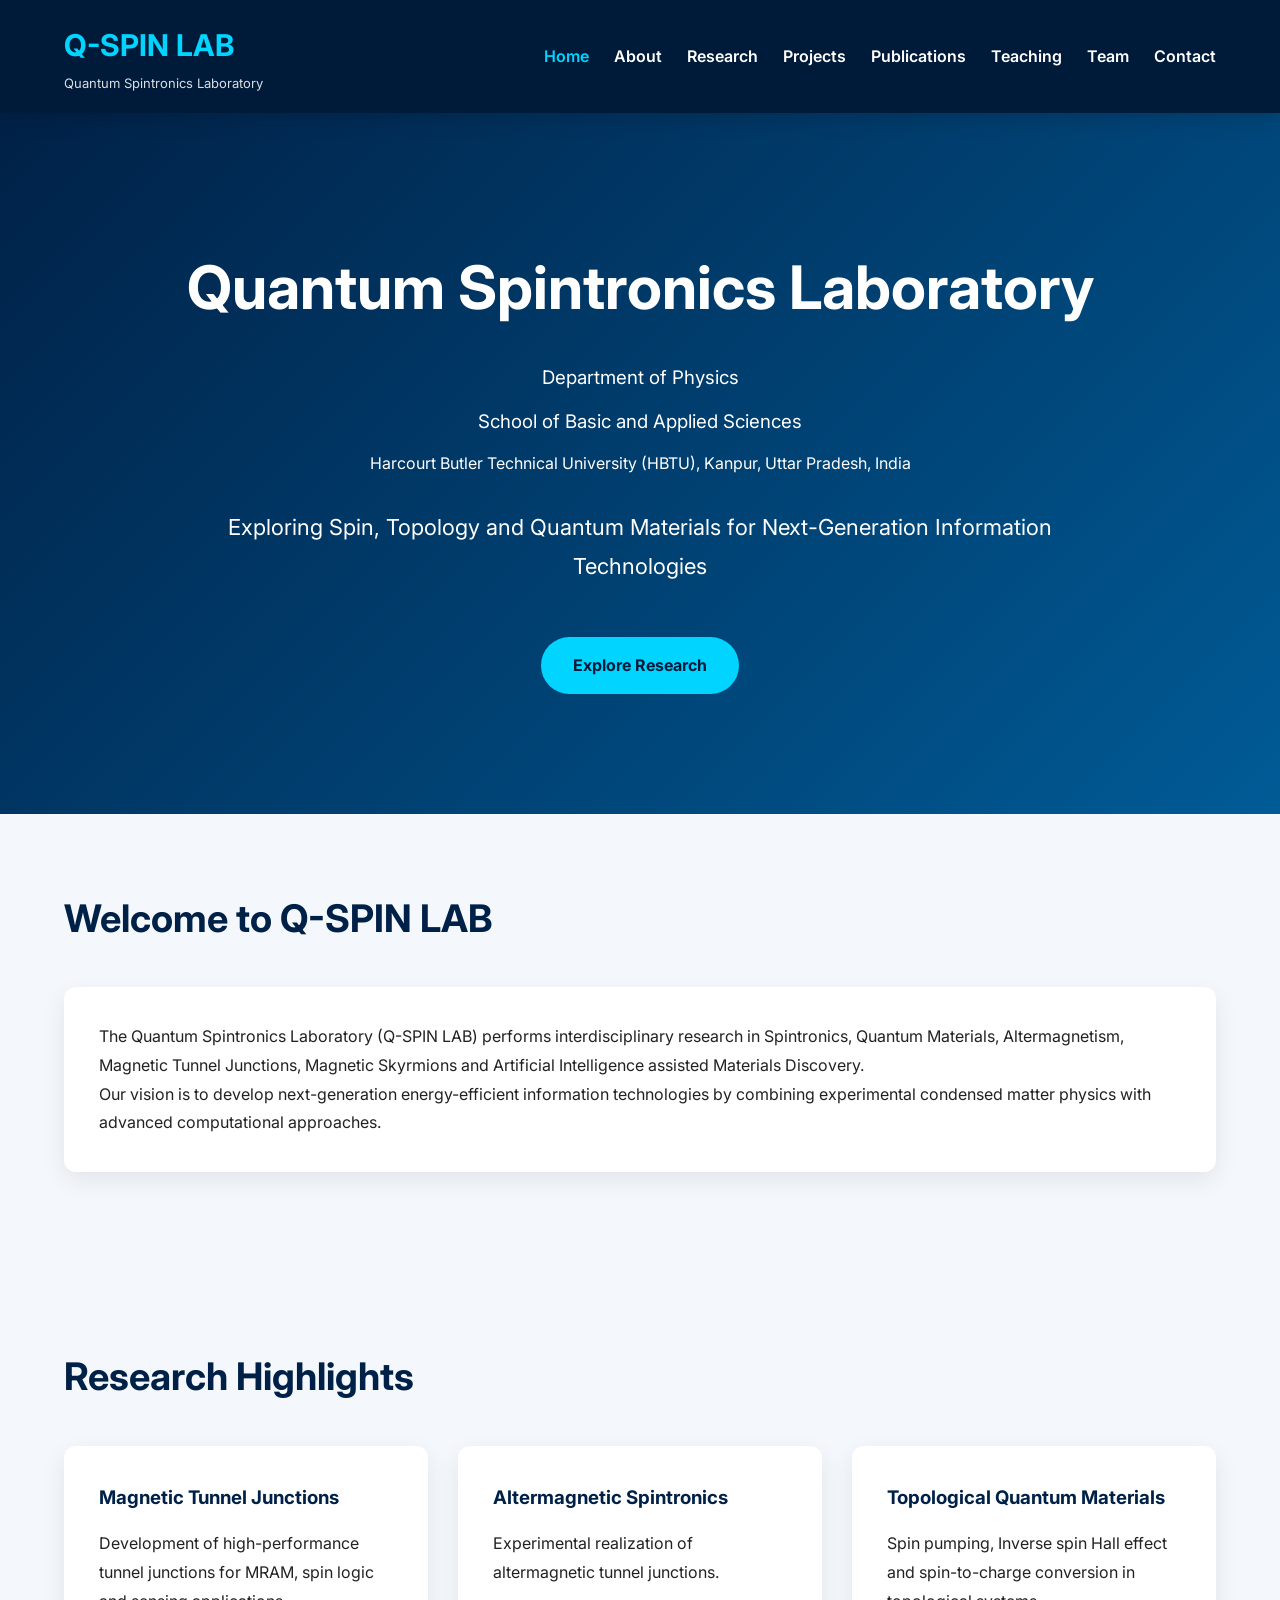
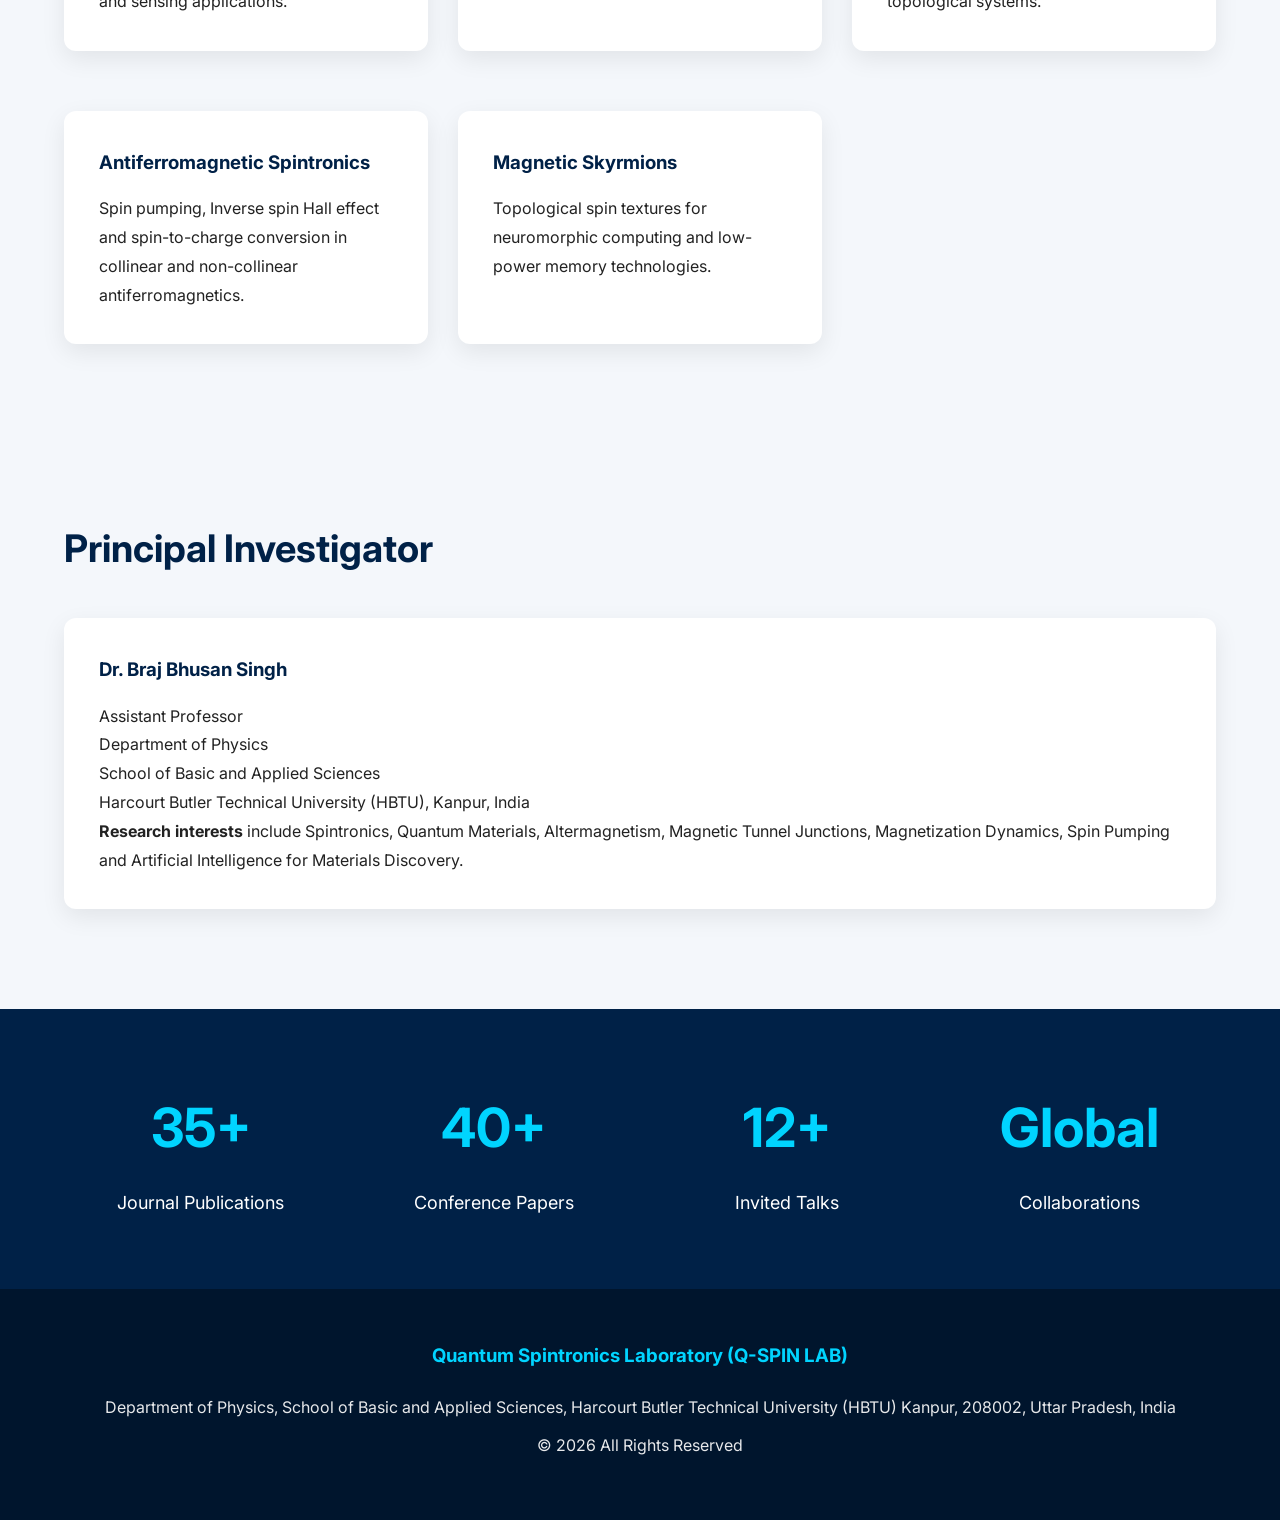
<file: index.html>
<!DOCTYPE html>
<html lang="en">

<head>

<meta charset="UTF-8">

<meta name="viewport" content="width=device-width, initial-scale=1.0">

<title>Quantum Spintronics Laboratory (Q-SPIN LAB)</title>

<link rel="stylesheet" href="assets/css/style.css">

<link rel="preconnect" href="https://fonts.googleapis.com">

<link rel="preconnect" href="https://fonts.gstatic.com" crossorigin>

<link href="https://fonts.googleapis.com/css2?family=Inter:wght@300;400;500;600;700&display=swap" rel="stylesheet">

</head>

<body>

<header>

<div class="container nav-container">

<div class="logo">

<h2>Q-SPIN LAB</h2>

<span>Quantum Spintronics Laboratory</span>

</div>

<nav>

<ul>

<li><a href="index.html" class="active">Home</a></li>

<li><a href="about.html">About</a></li>

<li><a href="research.html">Research</a></li>

<li><a href="projects.html">Projects</a></li>

<li><a href="publications.html">Publications</a></li>

<li><a href="teaching.html">Teaching</a></li>

<li><a href="team.html">Team</a></li>

<li><a href="contact.html">Contact</a></li>

</ul>

</nav>

</div>

</header>

<section class="hero">

<div class="container">

<h1>

Quantum Spintronics Laboratory

</h1>

<h3>

Department of Physics 

</h3>

<h3>
  
School of Basic and Applied Sciences
  
</h3> 
    
</h3>

Harcourt Butler Technical University (HBTU), Kanpur, Uttar Pradesh, India

</h3>

<p>

Exploring Spin, Topology and Quantum Materials for Next-Generation Information Technologies

</p>

<a href="research.html" class="button">

Explore Research

</a>

</div>

</section>

<section class="container">

<h2 class="section-title">

Welcome to Q-SPIN LAB

</h2>

<div class="card">

<p>

The Quantum Spintronics Laboratory (Q-SPIN LAB) performs interdisciplinary research in Spintronics, Quantum Materials, Altermagnetism, Magnetic Tunnel Junctions, Magnetic Skyrmions and Artificial Intelligence assisted Materials Discovery.

</p>

<p>

Our vision is to develop next-generation energy-efficient information technologies by combining experimental condensed matter physics with advanced computational approaches.

</p>

</div>

</section>

<section class="container">

<h2 class="section-title">

Research Highlights

</h2>

<div class="grid">

<div class="card">

<h3>

Magnetic Tunnel Junctions

</h3>

<p>

Development of high-performance tunnel junctions for MRAM, spin logic and sensing applications.

</p>

</div>

<div class="card">

<h3>

Altermagnetic Spintronics

</h3>

<p>

Experimental realization of altermagnetic tunnel junctions.

</p>

</div>

<div class="card">

<h3>

Topological Quantum Materials

</h3>

<p>

Spin pumping, Inverse spin Hall effect and spin-to-charge conversion in topological systems.

</p>

</div>

<div class="card">

<h3>
  
Antiferromagnetic Spintronics

</h3>

<p>

Spin pumping, Inverse spin Hall effect and spin-to-charge conversion in collinear and non-collinear antiferromagnetics.

</p>
  
</div>

<div class="card">

<h3>
  
Magnetic Skyrmions

</h3>

<p>

Topological spin textures for neuromorphic computing and low-power memory technologies.

</p>

</div>

</div>

</section>

<section class="container">

<h2 class="section-title">

Principal Investigator

</h2>

<div class="card">

<h3>

Dr. Braj Bhusan Singh

</h3>

<p>

Assistant Professor

</p>

<p>

Department of Physics

</p>

<p>

School of Basic and Applied Sciences

</p>

<p>

Harcourt Butler Technical University (HBTU), Kanpur, India

</p>

<p>

<b>Research interests</b> include Spintronics, Quantum Materials, Altermagnetism, Magnetic Tunnel Junctions, Magnetization Dynamics, Spin Pumping and Artificial Intelligence for Materials Discovery.

</p>

</div>

</section>

<section class="stats">

<div class="container stats-grid">

<div>

<h2>35+</h2>

<p>Journal Publications</p>

</div>

<div>

<h2>40+</h2>

<p>Conference Papers</p>

</div>

<div>

<h2>12+</h2>

<p>Invited Talks</p>

</div>

<div>

<h2>Global</h2>

<p>Collaborations</p>

</div>

</div>

</section>

<footer>

<div class="container">

<h3>

Quantum Spintronics Laboratory (Q-SPIN LAB)

</h3>

<p>

Department of Physics, School of Basic and Applied Sciences,

Harcourt Butler Technical University (HBTU)

Kanpur, 208002, Uttar Pradesh, India

</p>

<p>

© 2026 All Rights Reserved

</p>

</div>

</footer>

<script src="assets/js/main.js"></script>

</body>

</html>
</file>
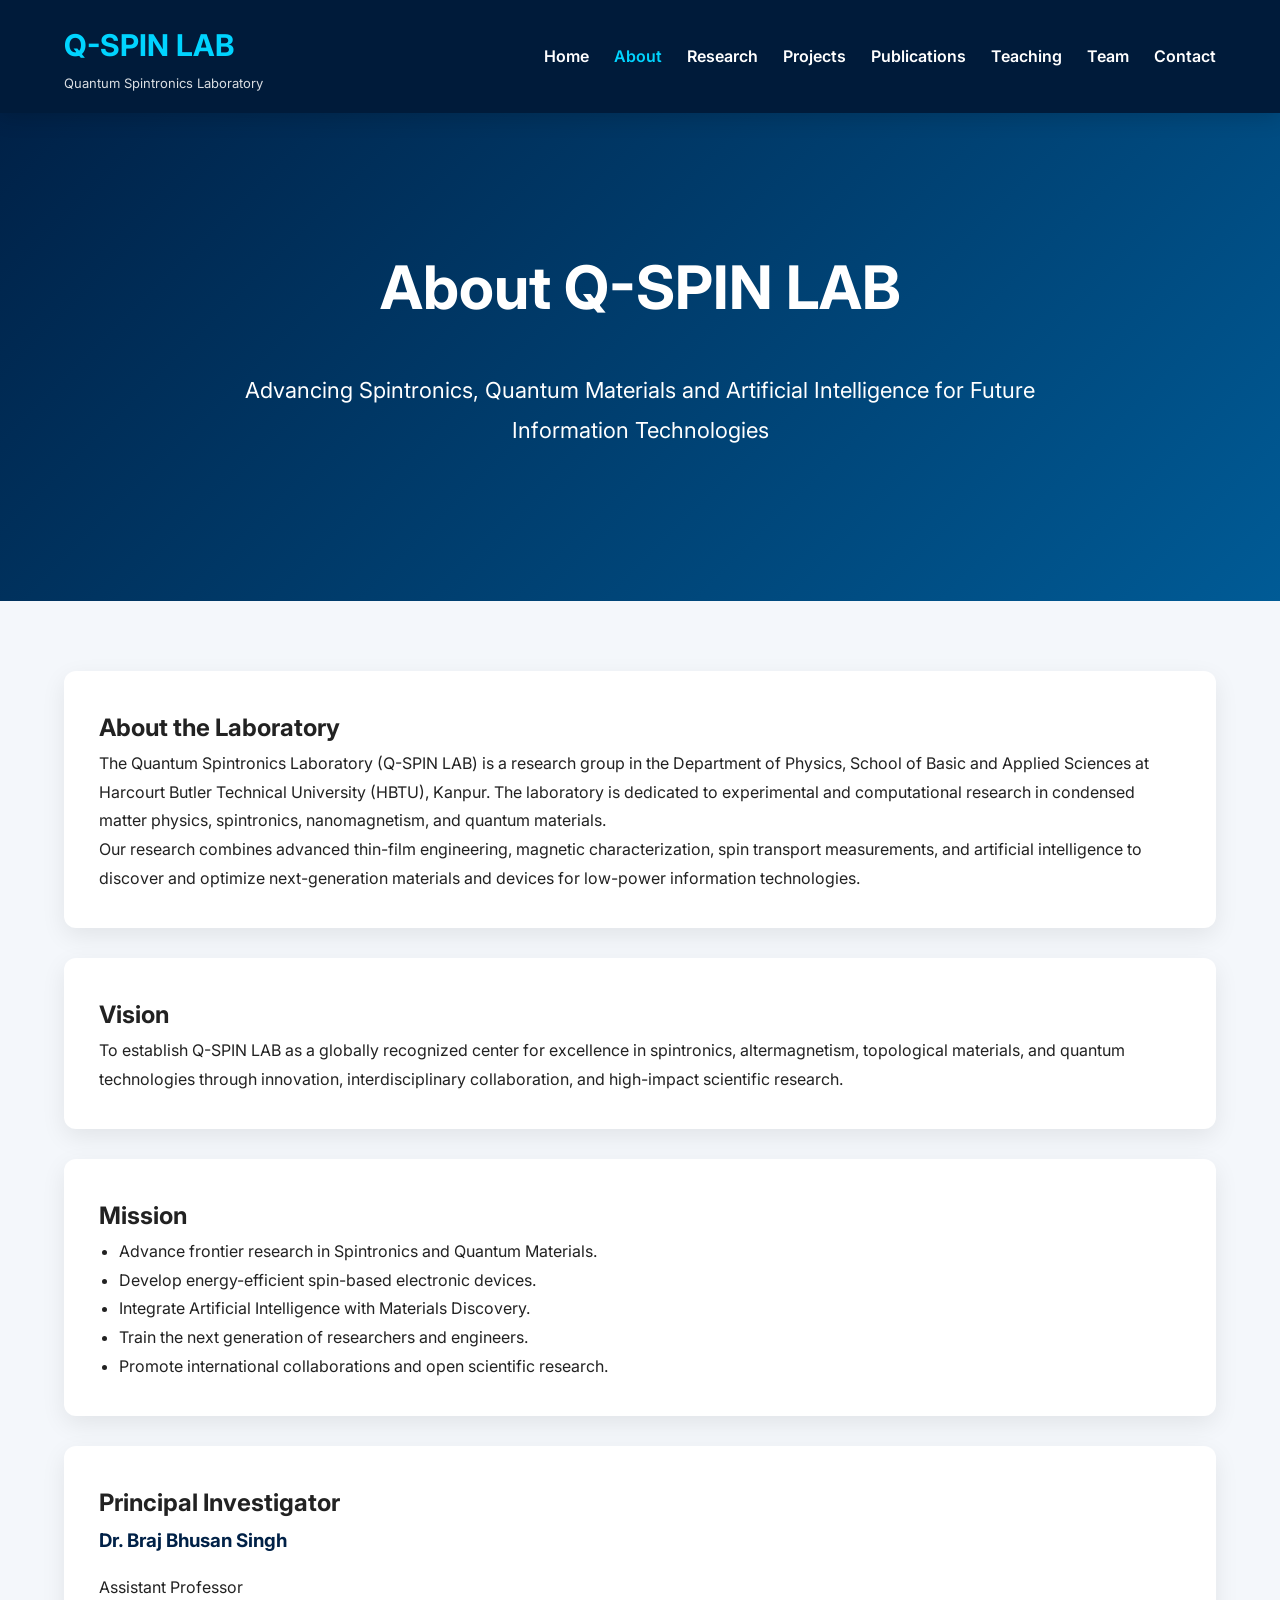
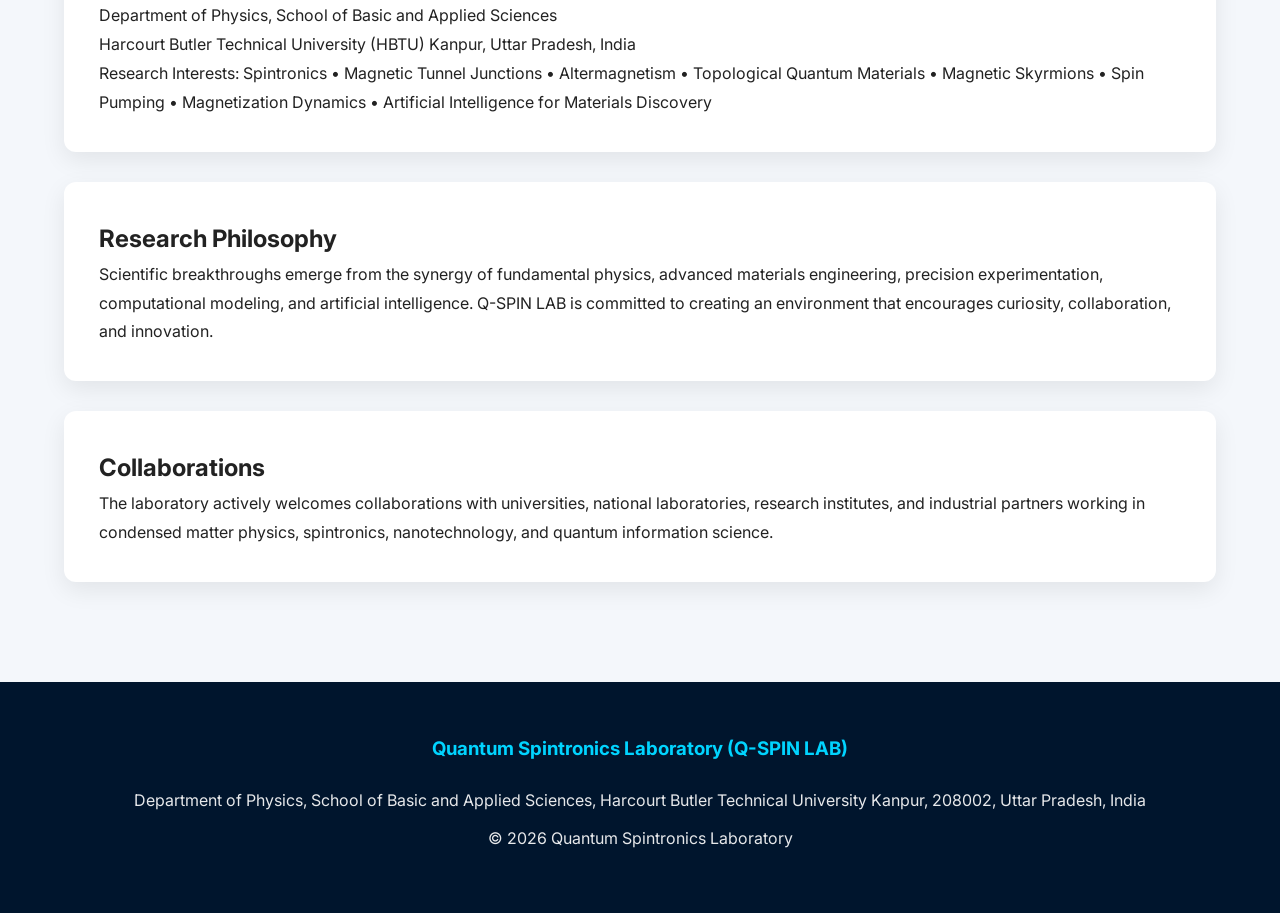
<file: about.html>
<!DOCTYPE html>
<html lang="en">

<head>

<meta charset="UTF-8">

<meta name="viewport" content="width=device-width, initial-scale=1.0">

<title>About | Quantum Spintronics Laboratory</title>

<link rel="stylesheet" href="assets/css/style.css">

<link rel="preconnect" href="https://fonts.googleapis.com">

<link rel="preconnect" href="https://fonts.gstatic.com" crossorigin>

<link href="https://fonts.googleapis.com/css2?family=Inter:wght@300;400;500;600;700&display=swap" rel="stylesheet">

</head>

<body>

<header>

<div class="container nav-container">

<div class="logo">

<h2>Q-SPIN LAB</h2>

<span>Quantum Spintronics Laboratory</span>

</div>

<nav>

<ul>

<li><a href="index.html">Home</a></li>

<li><a href="about.html" class="active">About</a></li>

<li><a href="research.html">Research</a></li>

<li><a href="projects.html">Projects</a></li>

<li><a href="publications.html">Publications</a></li>

<li><a href="teaching.html">Teaching</a></li>

<li><a href="team.html">Team</a></li>

<li><a href="contact.html">Contact</a></li>

</ul>

</nav>

</div>

</header>

<section class="hero">

<div class="container">

<h1>About Q-SPIN LAB</h1>

<p>

Advancing Spintronics, Quantum Materials and Artificial Intelligence for Future Information Technologies

</p>

</div>

</section>

<section class="container">

<div class="card">

<h2>About the Laboratory</h2>

<p>

The Quantum Spintronics Laboratory (Q-SPIN LAB) is a research group in the Department of Physics, School of Basic and Applied Sciences at Harcourt Butler Technical University (HBTU), Kanpur. The laboratory is dedicated to experimental and computational research in condensed matter physics, spintronics, nanomagnetism, and quantum materials.

</p>

<p>

Our research combines advanced thin-film engineering, magnetic characterization, spin transport measurements, and artificial intelligence to discover and optimize next-generation materials and devices for low-power information technologies.

</p>

</div>

<div class="card">

<h2>Vision</h2>

<p>

To establish Q-SPIN LAB as a globally recognized center for excellence in spintronics, altermagnetism, topological materials, and quantum technologies through innovation, interdisciplinary collaboration, and high-impact scientific research.

</p>

</div>

<div class="card">

<h2>Mission</h2>

<ul>

<li>Advance frontier research in Spintronics and Quantum Materials.</li>

<li>Develop energy-efficient spin-based electronic devices.</li>

<li>Integrate Artificial Intelligence with Materials Discovery.</li>

<li>Train the next generation of researchers and engineers.</li>

<li>Promote international collaborations and open scientific research.</li>

</ul>

</div>

<div class="card">

<h2>Principal Investigator</h2>

<h3>Dr. Braj Bhusan Singh</h3>

<p>

Assistant Professor

</p>

<p>

Department of Physics, School of Basic and Applied Sciences

</p>

<p>

Harcourt Butler Technical University (HBTU)

Kanpur, Uttar Pradesh, India

</p>

<p>

Research Interests:

Spintronics • Magnetic Tunnel Junctions • Altermagnetism • Topological Quantum Materials • Magnetic Skyrmions • Spin Pumping • Magnetization Dynamics • Artificial Intelligence for Materials Discovery

</p>

</div>

<div class="card">

<h2>Research Philosophy</h2>

<p>

Scientific breakthroughs emerge from the synergy of fundamental physics, advanced materials engineering, precision experimentation, computational modeling, and artificial intelligence. Q-SPIN LAB is committed to creating an environment that encourages curiosity, collaboration, and innovation.

</p>

</div>

<div class="card">

<h2>Collaborations</h2>

<p>

The laboratory actively welcomes collaborations with universities, national laboratories, research institutes, and industrial partners working in condensed matter physics, spintronics, nanotechnology, and quantum information science.

</p>

</div>

</section>

<footer>

<div class="container">

<h3>Quantum Spintronics Laboratory (Q-SPIN LAB)</h3>

<p>

Department of Physics, School of Basic and Applied Sciences,

Harcourt Butler Technical University

Kanpur, 208002, Uttar Pradesh, India

</p>

<p>

© 2026 Quantum Spintronics Laboratory

</p>

</div>

</footer>

<script src="assets/js/main.js"></script>

</body>

</html>
</file>
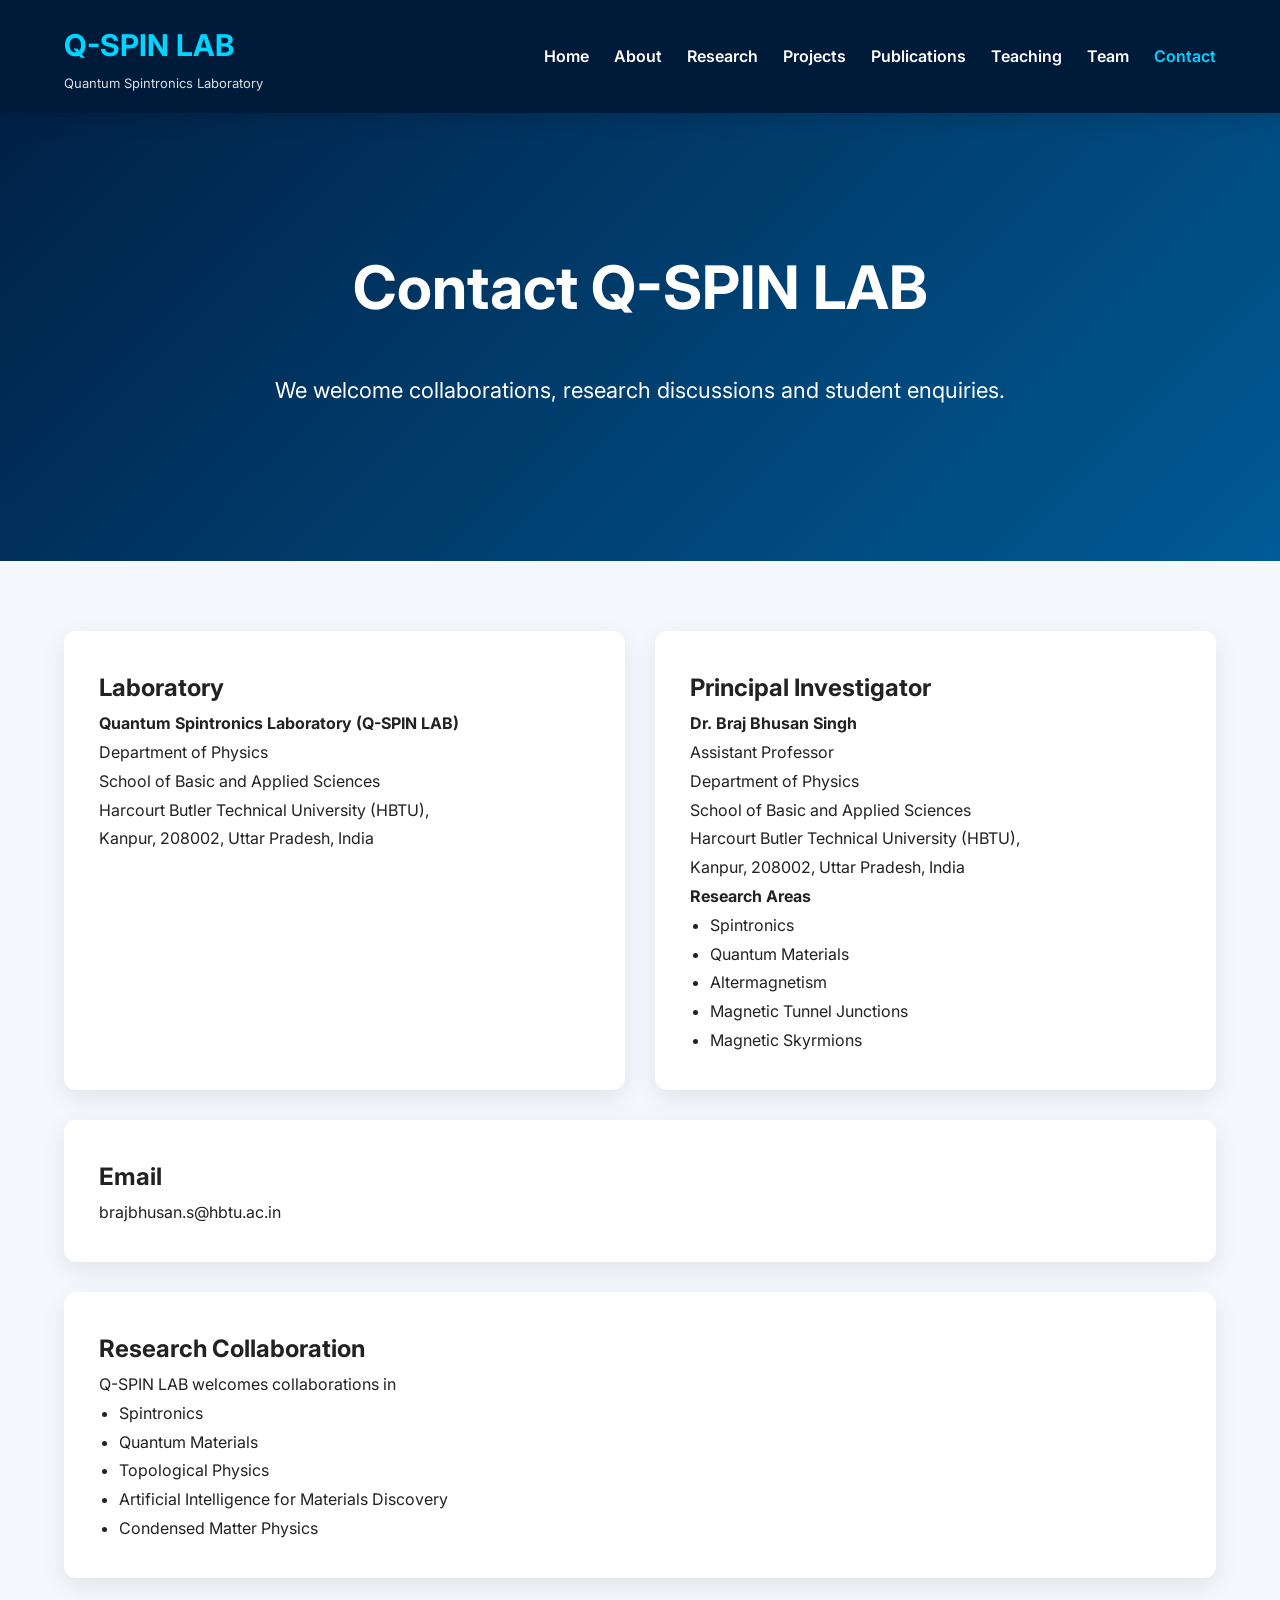
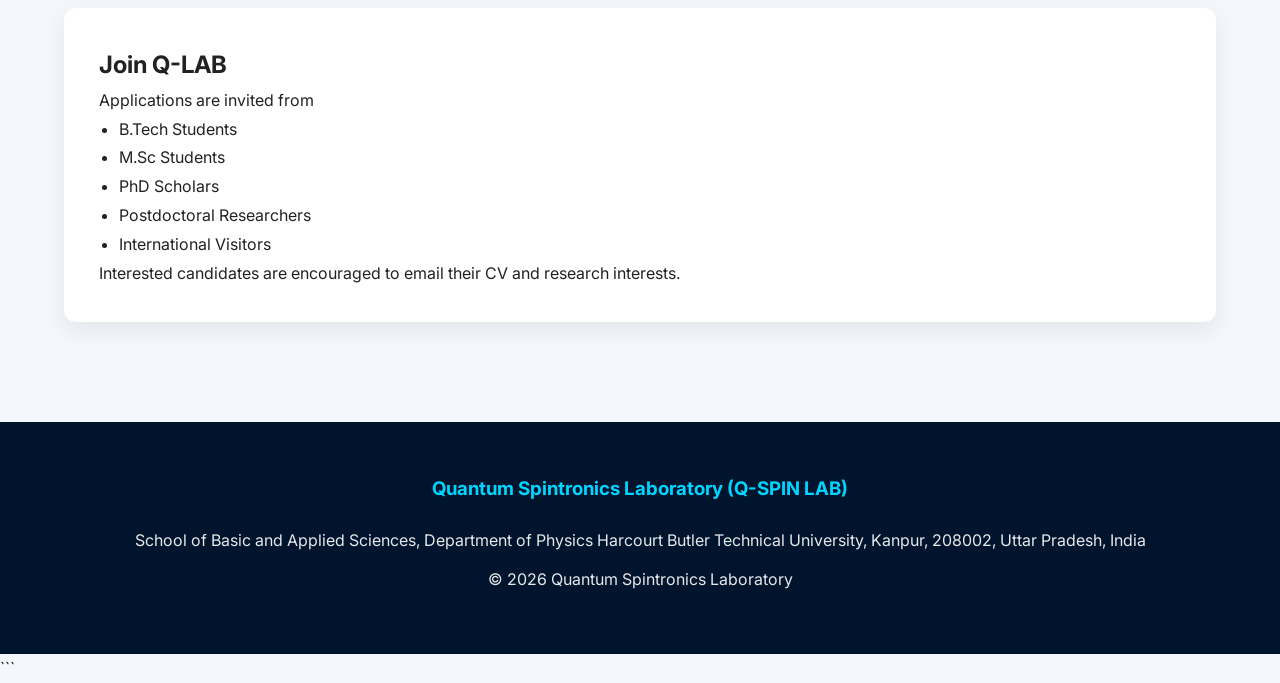
<file: contact.html>
<!DOCTYPE html>
<html lang="en">

<head>

<meta charset="UTF-8">
<meta name="viewport" content="width=device-width, initial-scale=1.0">

<title>Contact | Quantum Spintronics Laboratory</title>

<link rel="stylesheet" href="assets/css/style.css">

<link rel="preconnect" href="https://fonts.googleapis.com">
<link rel="preconnect" href="https://fonts.gstatic.com" crossorigin>

<link href="https://fonts.googleapis.com/css2?family=Inter:wght@300;400;600;700&display=swap" rel="stylesheet">

</head>

<body>

<header>

<div class="container nav-container">

<div class="logo">

<h2>Q-SPIN LAB</h2>
<span>Quantum Spintronics Laboratory</span>

</div>

<nav>

<ul>

<li><a href="index.html">Home</a></li>
<li><a href="about.html">About</a></li>
<li><a href="research.html">Research</a></li>
<li><a href="projects.html">Projects</a></li>
<li><a href="publications.html">Publications</a></li>
<li><a href="teaching.html">Teaching</a></li>
<li><a href="team.html">Team</a></li>
<li><a href="contact.html" class="active">Contact</a></li>

</ul>

</nav>

</div>

</header>

<section class="hero">

<div class="container">

<h1>Contact Q-SPIN LAB</h1>

<p>

We welcome collaborations, research discussions and student enquiries.

</p>

</div>

</section>

<section class="container">

<div class="grid">

<div class="card">

<h2>Laboratory</h2>

<p>

<b>Quantum Spintronics Laboratory (Q-SPIN LAB)</b>

</p>

<p>

Department of Physics
</p>

<p>
School of Basic and Applied Sciences
</p>

<p>
Harcourt Butler Technical University (HBTU),
</p>

<p>
Kanpur, 208002, Uttar Pradesh, India

</p>

</div>

<div class="card">

<h2>Principal Investigator</h2>

<p>

<b>Dr. Braj Bhusan Singh</b>

</p>

<p>

Assistant Professor
</p>

<p>

Department of Physics
</p>

<p>
School of Basic and Applied Sciences
</p>

<p>
Harcourt Butler Technical University (HBTU),
</p>

<p>
Kanpur, 208002, Uttar Pradesh, India

</p>

<p>

<b>Research Areas</b>

</p>

<ul>

<li>Spintronics</li>
<li>Quantum Materials</li>
<li>Altermagnetism</li>
<li>Magnetic Tunnel Junctions</li>
<li>Magnetic Skyrmions</li>

</ul>

</div>

</div>

<div class="card">

<h2>Email</h2>

<p>

brajbhusan.s@hbtu.ac.in

</p>

</div>

<div class="card">

<h2>Research Collaboration</h2>

<p>

Q-SPIN LAB welcomes collaborations in

</p>

<ul>

<li>Spintronics</li>
<li>Quantum Materials</li>
<li>Topological Physics</li>
<li>Artificial Intelligence for Materials Discovery</li>
<li>Condensed Matter Physics</li>

</ul>

</div>

<div class="card">

<h2>Join Q-LAB</h2>

<p>

Applications are invited from

</p>

<ul>

<li>B.Tech Students</li>
<li>M.Sc Students</li>
<li>PhD Scholars</li>
<li>Postdoctoral Researchers</li>
<li>International Visitors</li>

</ul>

<p>

Interested candidates are encouraged to email their CV and research interests.

</p>

</div>

</section>

<footer>

<div class="container">

<h3>

Quantum Spintronics Laboratory (Q-SPIN LAB)

</h3>

<p>

School of Basic and Applied Sciences, Department of Physics

Harcourt Butler Technical University,

Kanpur, 208002, Uttar Pradesh, India

</p>

<p>

© 2026 Quantum Spintronics Laboratory

</p>

</div>

</footer>

<script src="assets/js/main.js"></script>

</body>

</html>
```
</file>
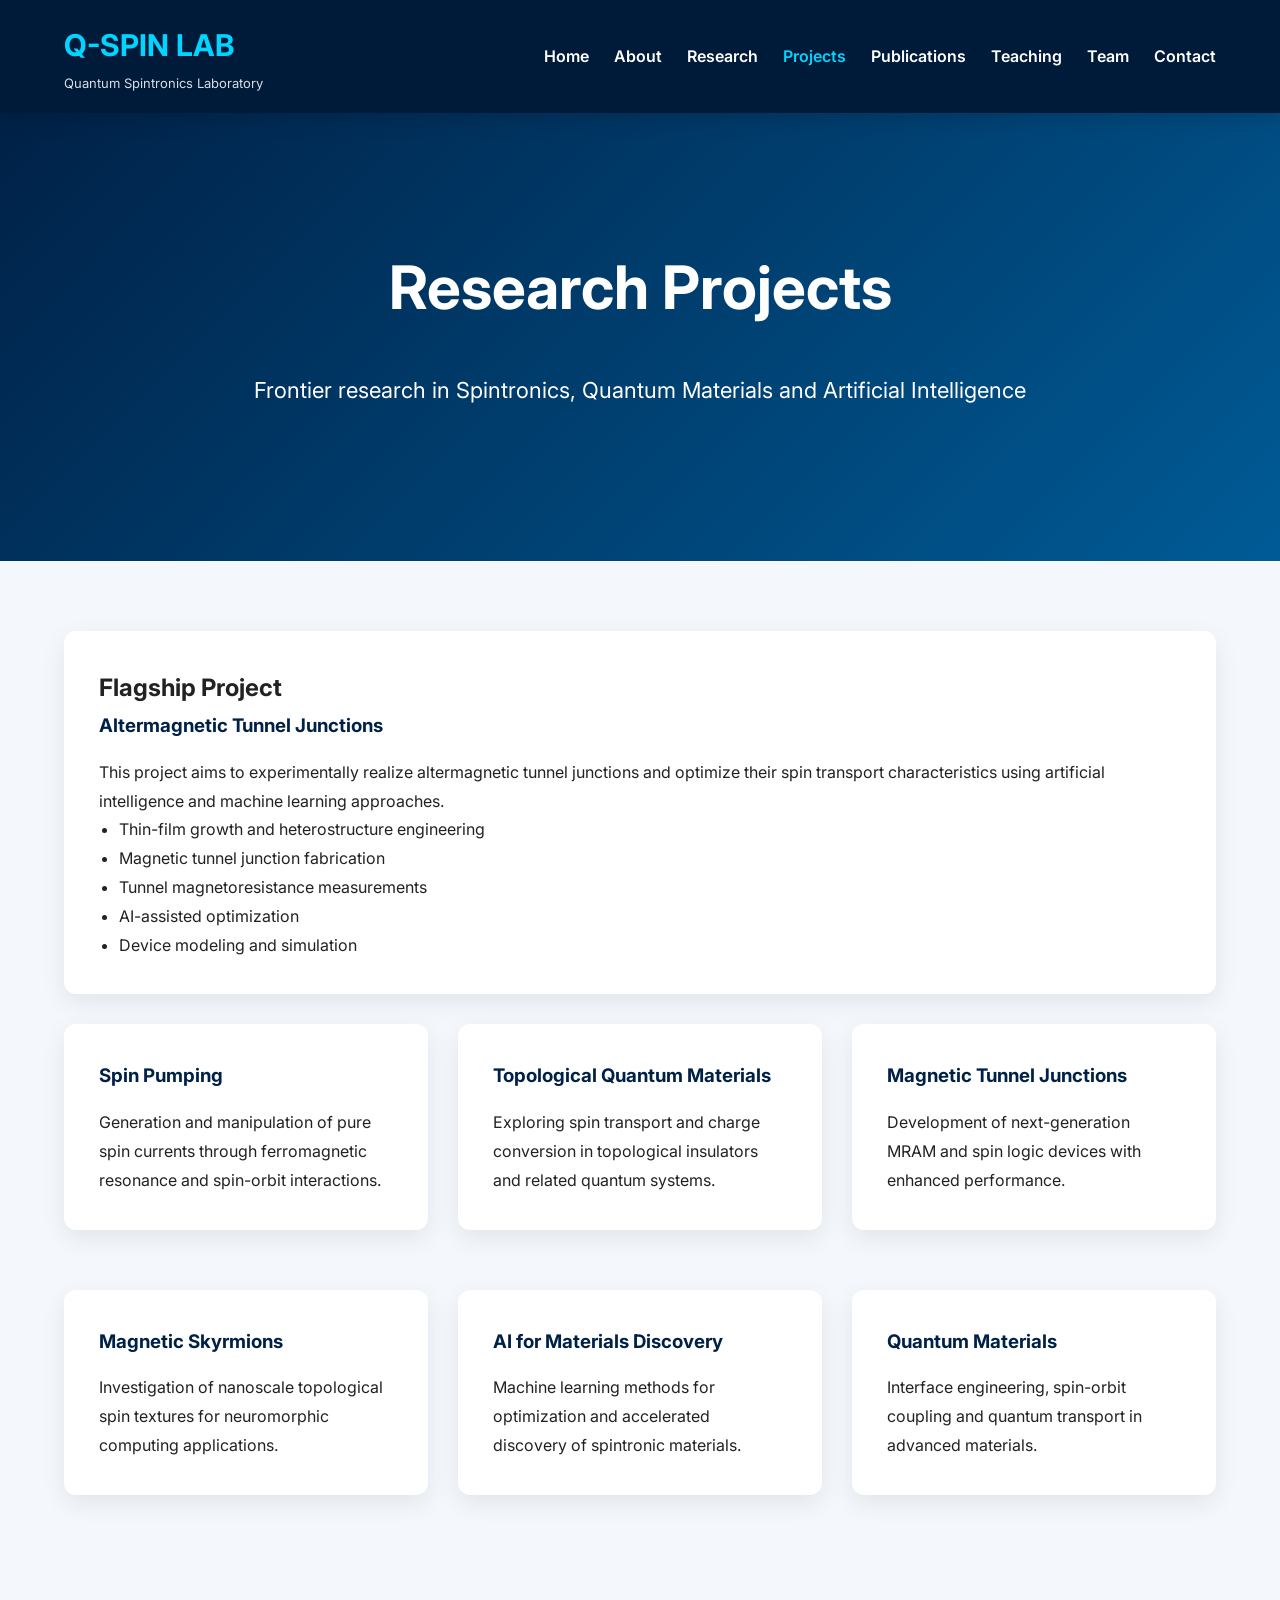
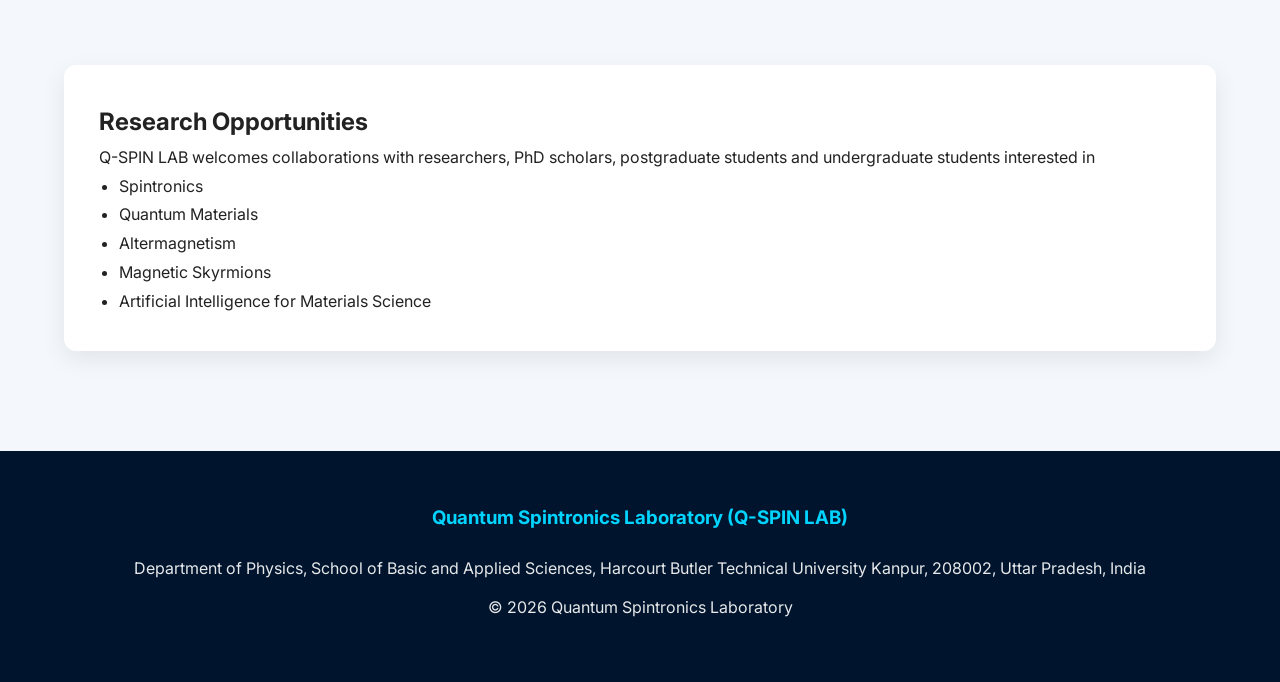
<file: projects.html>
<!DOCTYPE html>
<html lang="en">

<head>

<meta charset="UTF-8">
<meta name="viewport" content="width=device-width, initial-scale=1.0">

<title>Projects | Quantum Spintronics Laboratory</title>

<link rel="stylesheet" href="assets/css/style.css">

<link rel="preconnect" href="https://fonts.googleapis.com">
<link rel="preconnect" href="https://fonts.gstatic.com" crossorigin>

<link href="https://fonts.googleapis.com/css2?family=Inter:wght@300;400;600;700&display=swap" rel="stylesheet">

</head>

<body>

<header>

<div class="container nav-container">

<div class="logo">

<h2>Q-SPIN LAB</h2>

<span>Quantum Spintronics Laboratory</span>

</div>

<nav>

<ul>

<li><a href="index.html">Home</a></li>

<li><a href="about.html">About</a></li>

<li><a href="research.html">Research</a></li>

<li><a href="projects.html" class="active">Projects</a></li>

<li><a href="publications.html">Publications</a></li>

<li><a href="teaching.html">Teaching</a></li>

<li><a href="team.html">Team</a></li>

<li><a href="contact.html">Contact</a></li>

</ul>

</nav>

</div>

</header>

<section class="hero">

<div class="container">

<h1>Research Projects</h1>

<p>

Frontier research in Spintronics, Quantum Materials and Artificial Intelligence

</p>

</div>

</section>

<section class="container">

<div class="card">

<h2>

Flagship Project

</h2>

<h3>

 Altermagnetic Tunnel Junctions

</h3>

<p>

This project aims to experimentally realize altermagnetic tunnel junctions and optimize their spin transport characteristics using artificial intelligence and machine learning approaches.

</p>

<ul>

<li>Thin-film growth and heterostructure engineering</li>

<li>Magnetic tunnel junction fabrication</li>

<li>Tunnel magnetoresistance measurements</li>

<li>AI-assisted optimization</li>

<li>Device modeling and simulation</li>

</ul>

</div>

<div class="grid">

<div class="card">

<h3>Spin Pumping</h3>

<p>

Generation and manipulation of pure spin currents through ferromagnetic resonance and spin-orbit interactions.

</p>

</div>

<div class="card">

<h3>Topological Quantum Materials</h3>

<p>

Exploring spin transport and charge conversion in topological insulators and related quantum systems.

</p>

</div>

<div class="card">

<h3>Magnetic Tunnel Junctions</h3>

<p>

Development of next-generation MRAM and spin logic devices with enhanced performance.

</p>

</div>

<div class="card">

<h3>Magnetic Skyrmions</h3>

<p>

Investigation of nanoscale topological spin textures for neuromorphic computing applications.

</p>

</div>

<div class="card">

<h3>AI for Materials Discovery</h3>

<p>

Machine learning methods for optimization and accelerated discovery of spintronic materials.

</p>

</div>

<div class="card">

<h3>Quantum Materials</h3>

<p>

Interface engineering, spin-orbit coupling and quantum transport in advanced materials.

</p>

</div>

</div>

</section>

<section class="container">

<div class="card">

<h2>

Research Opportunities

</h2>

<p>

Q-SPIN LAB welcomes collaborations with researchers, PhD scholars, postgraduate students and undergraduate students interested in

</p>

<ul>

<li>Spintronics</li>

<li>Quantum Materials</li>

<li>Altermagnetism</li>

<li>Magnetic Skyrmions</li>

<li>Artificial Intelligence for Materials Science</li>

</ul>

</div>

</section>

<footer>

<div class="container">

<h3>

Quantum Spintronics Laboratory (Q-SPIN LAB)

</h3>

<p>

Department of Physics, School of Basic and Applied Sciences,

Harcourt Butler Technical University

Kanpur, 208002, Uttar Pradesh, India

</p>

<p>

© 2026 Quantum Spintronics Laboratory

</p>

</div>

</footer>

<script src="assets/js/main.js"></script>

</body>

</html>
</file>
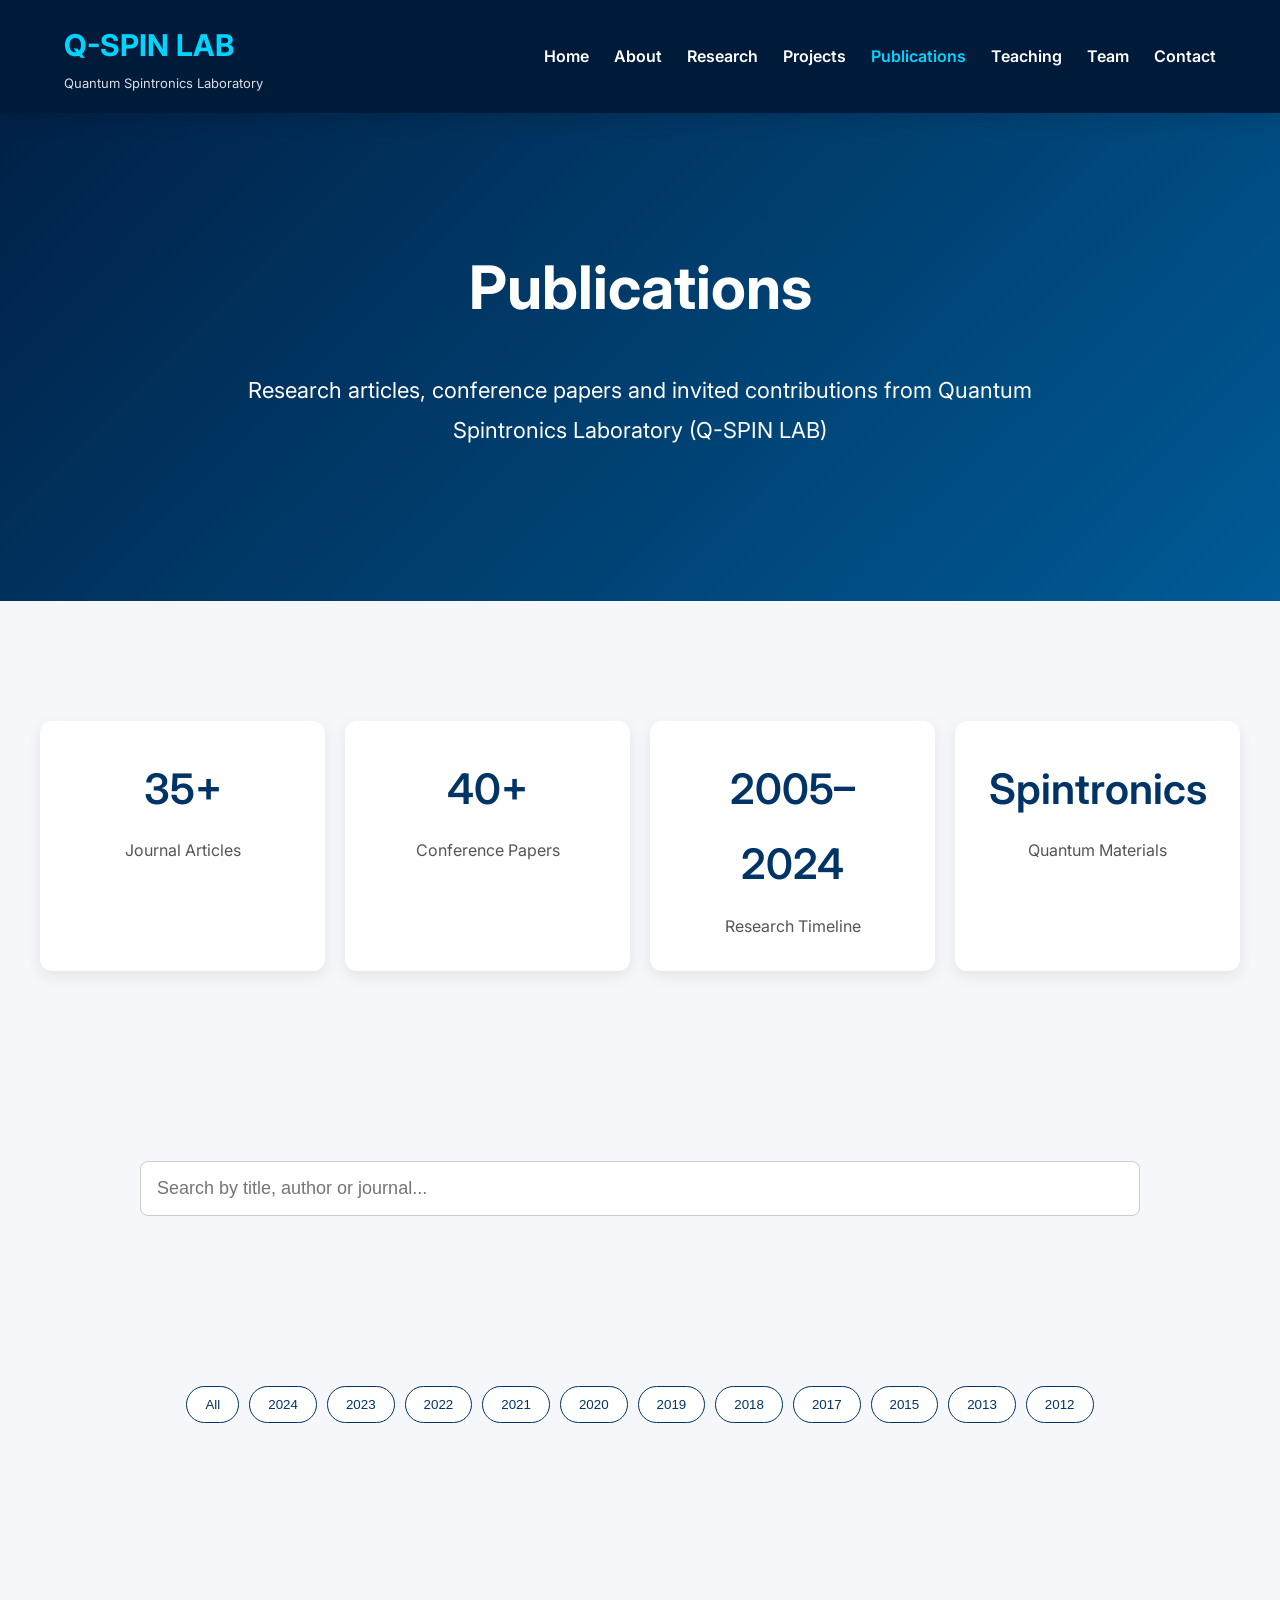
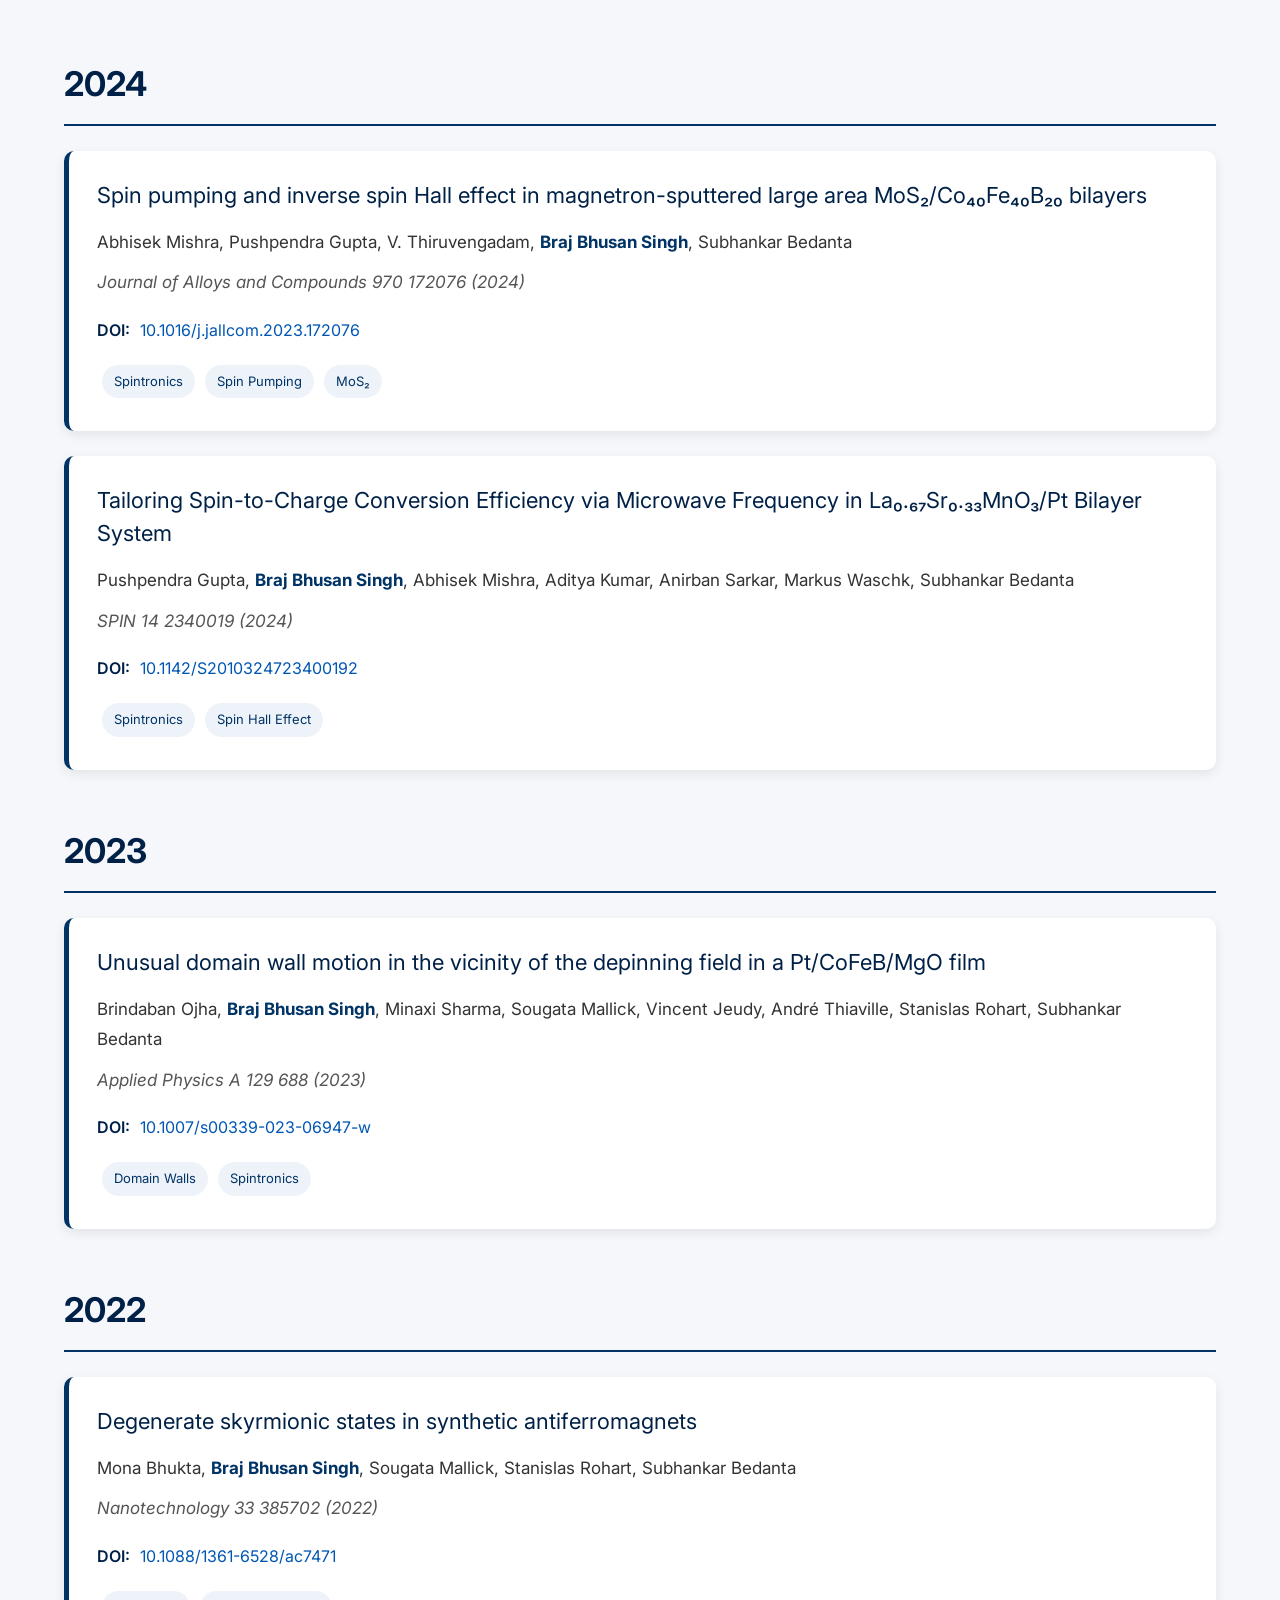
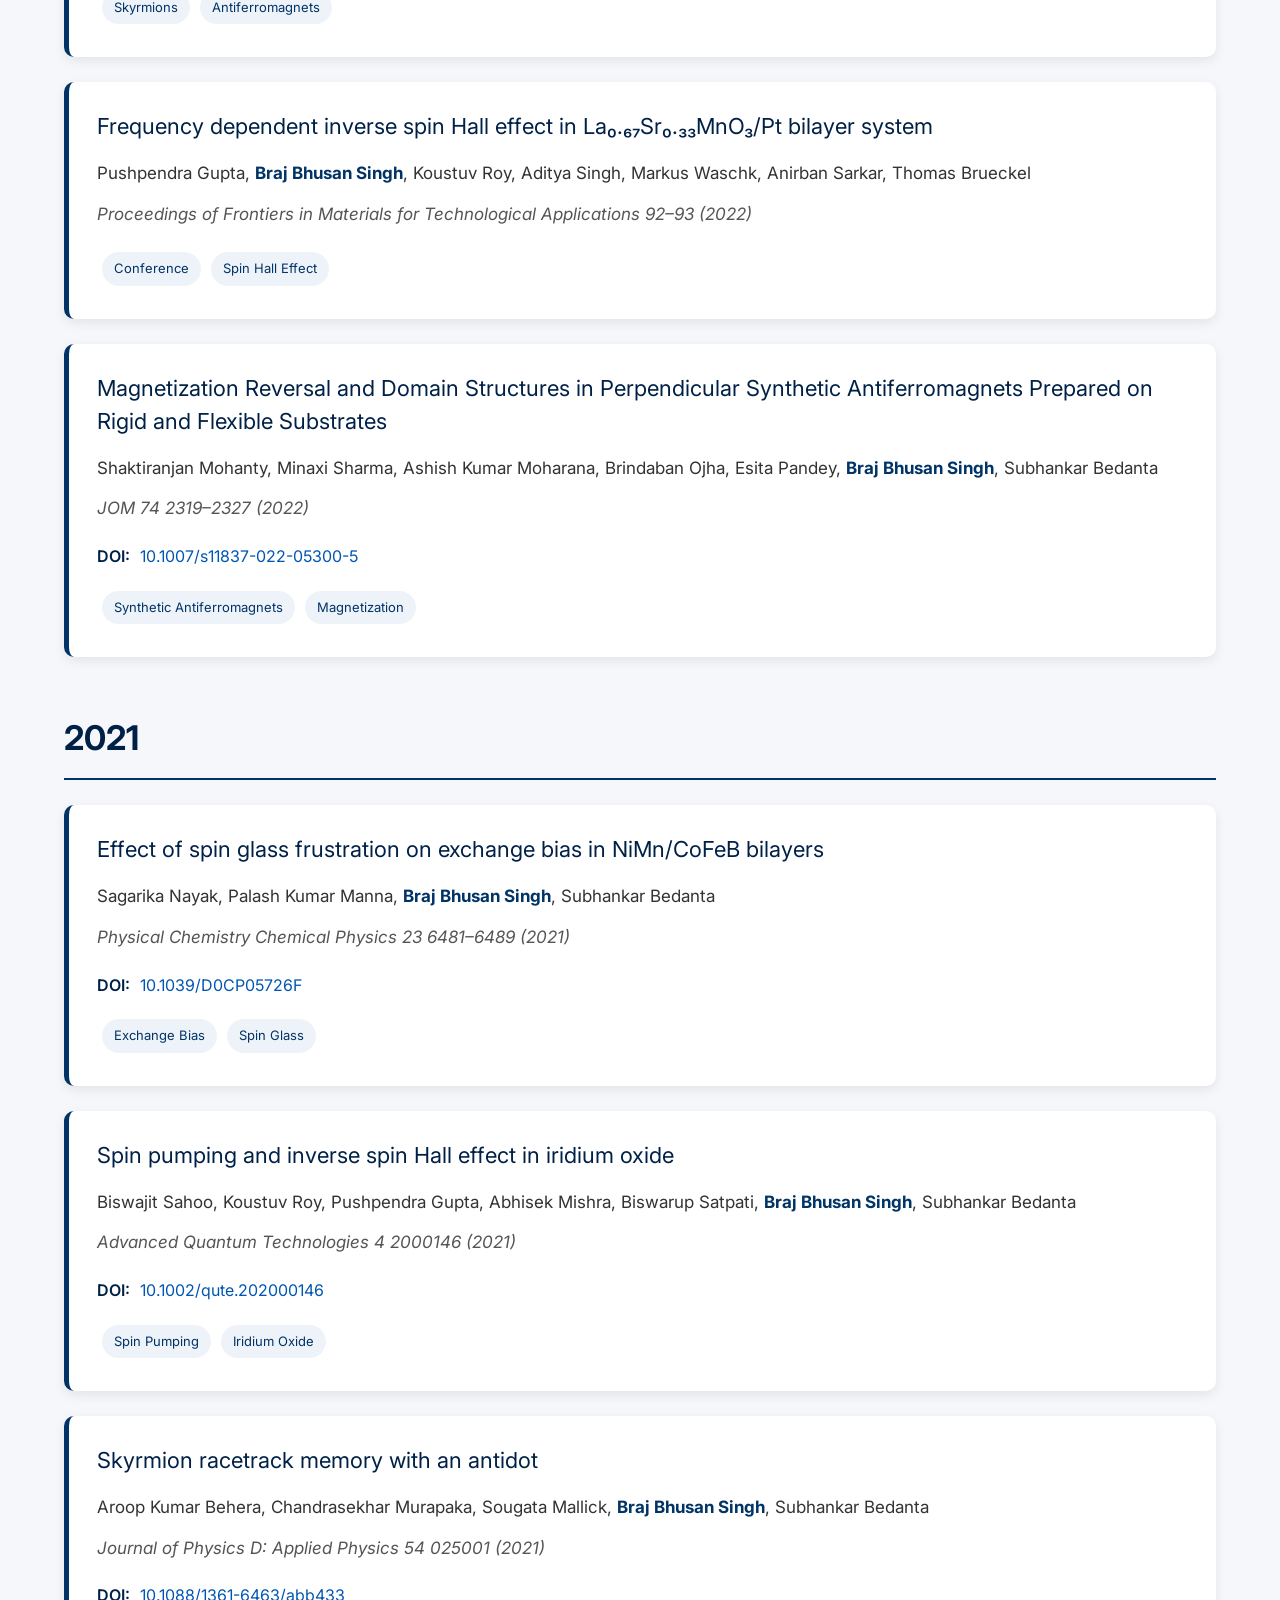
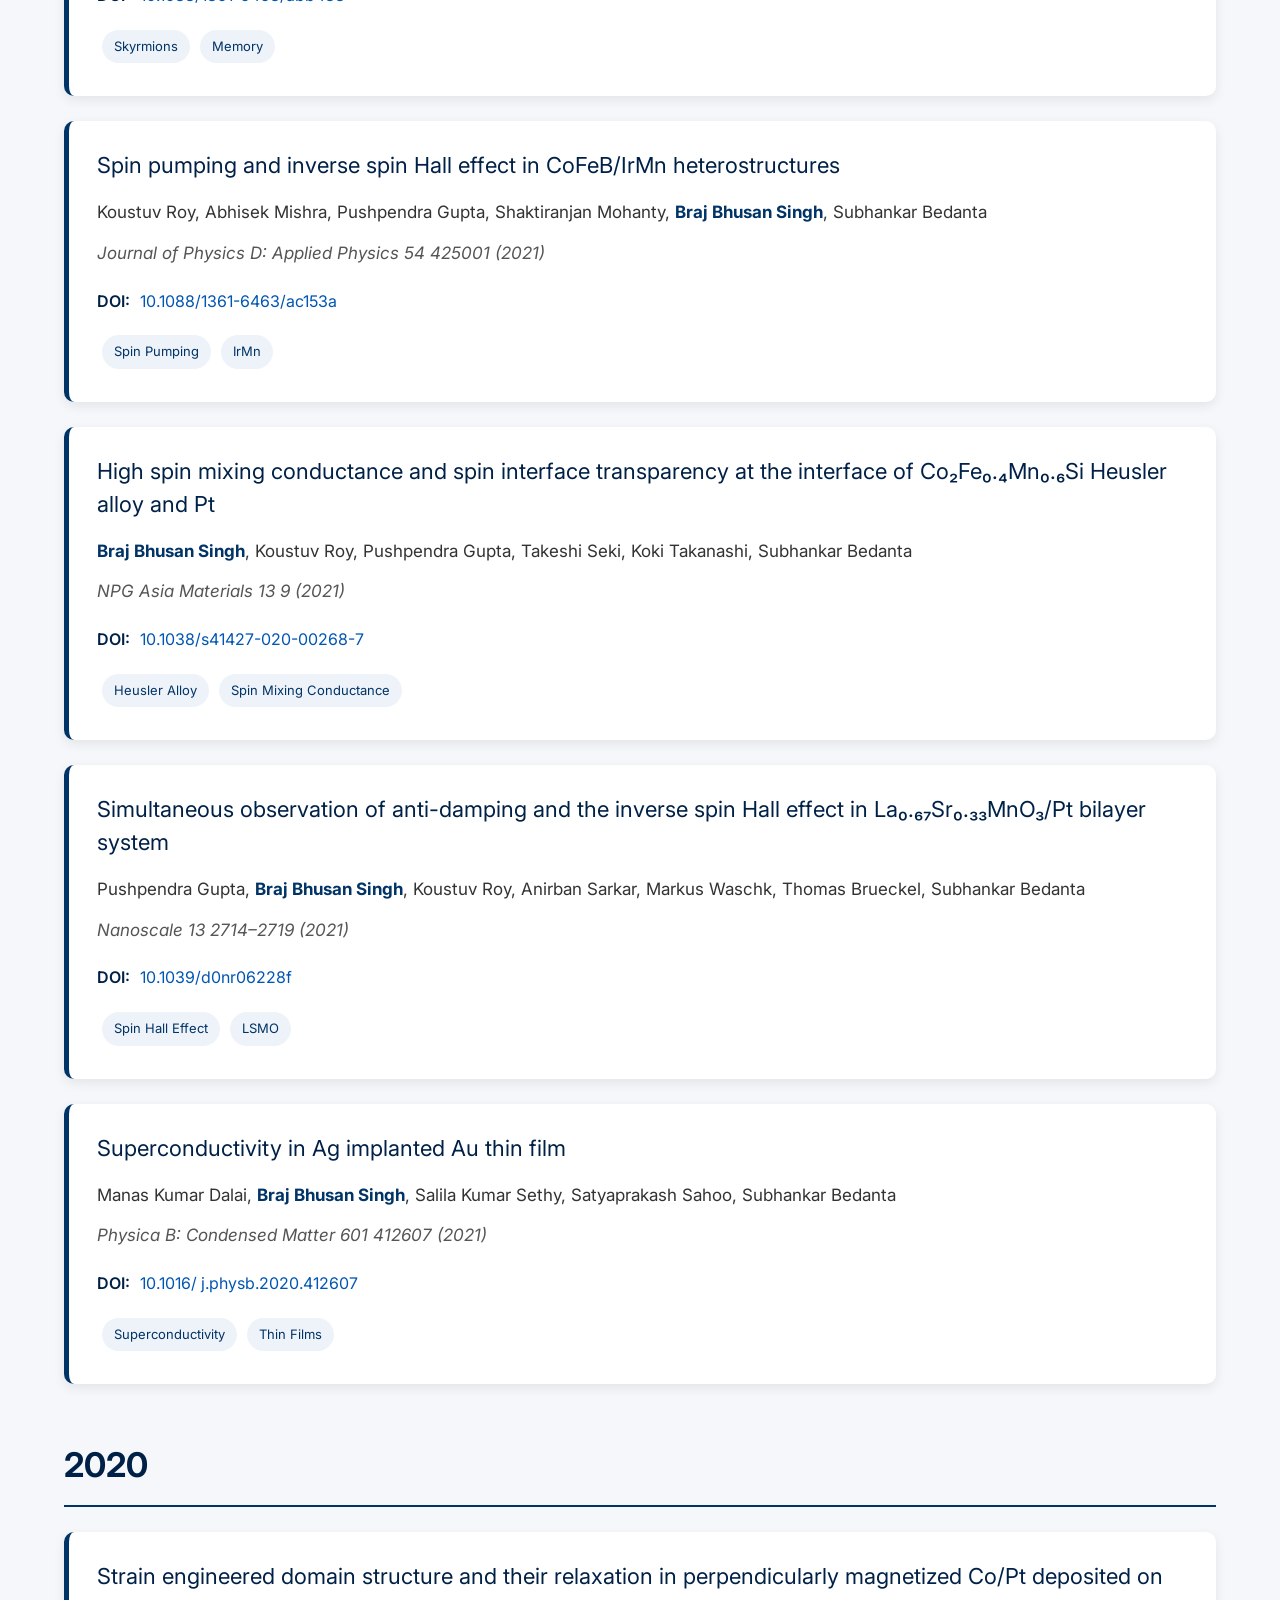
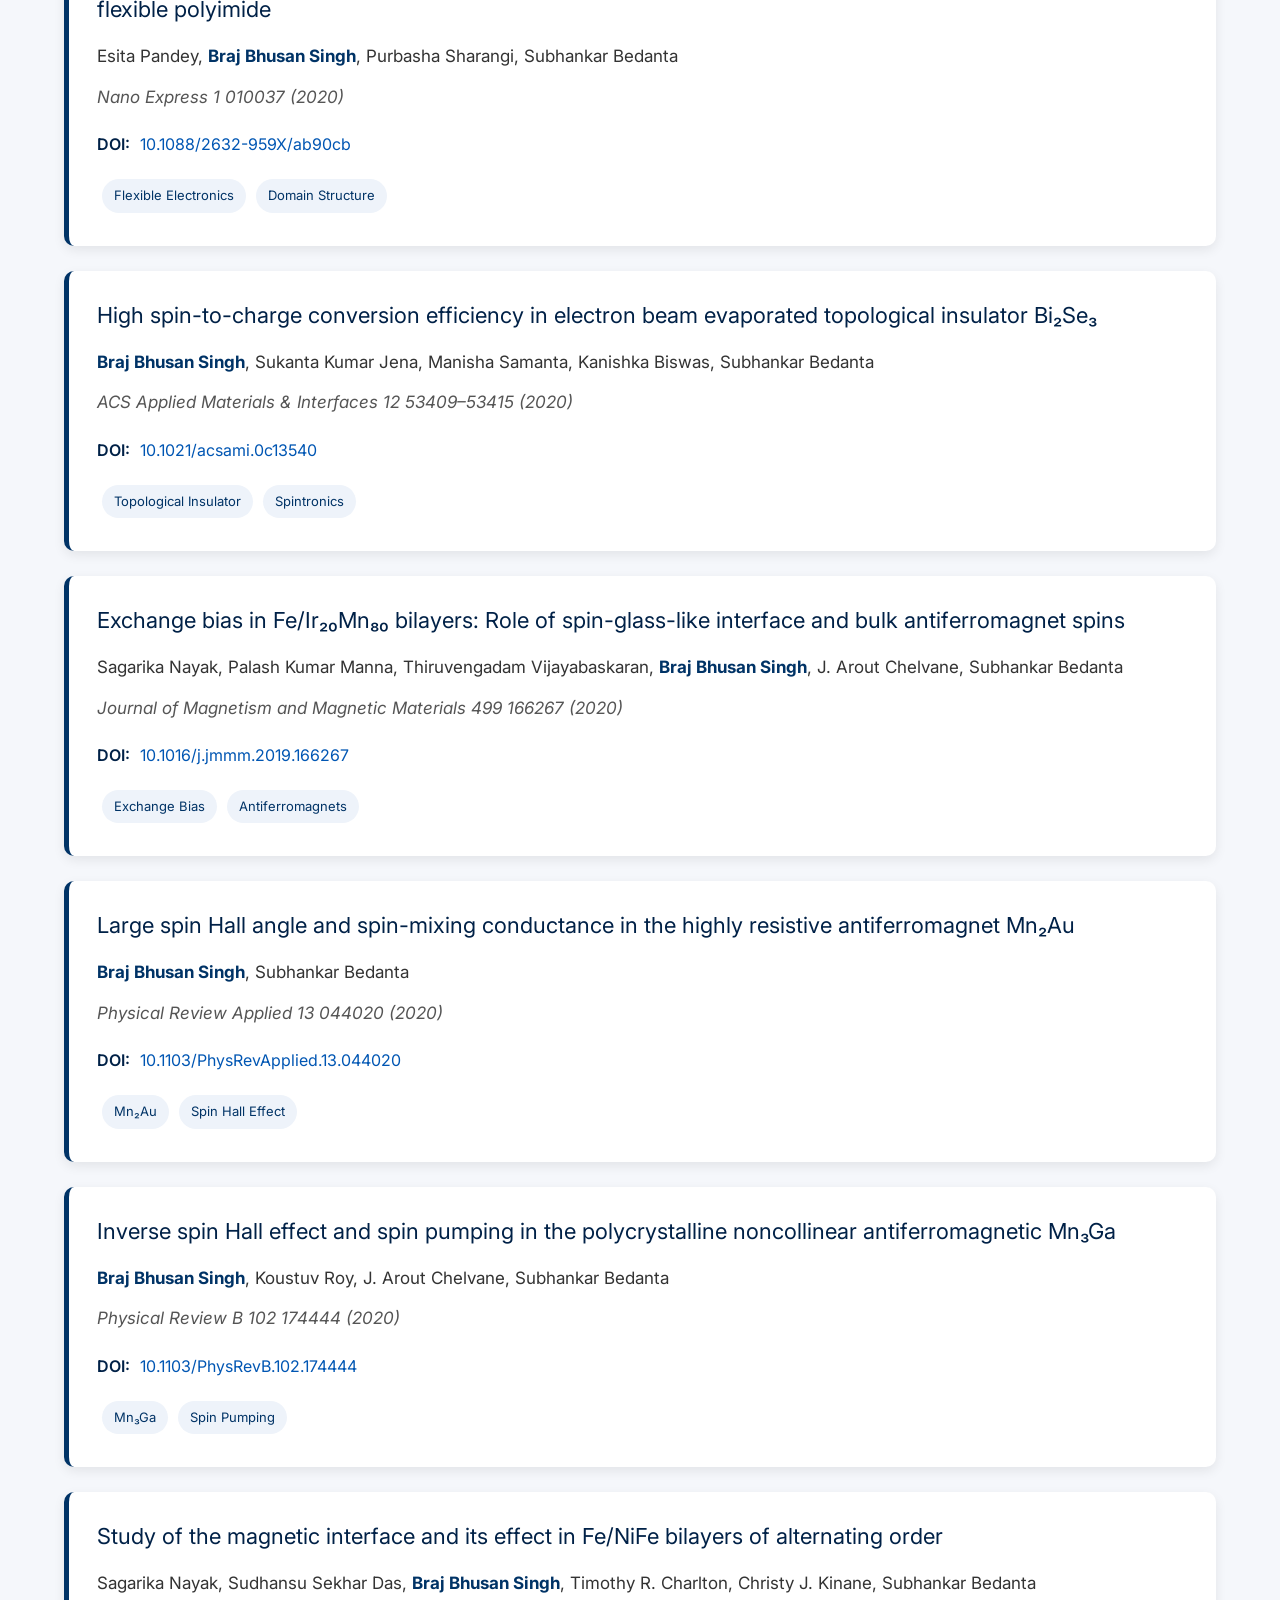
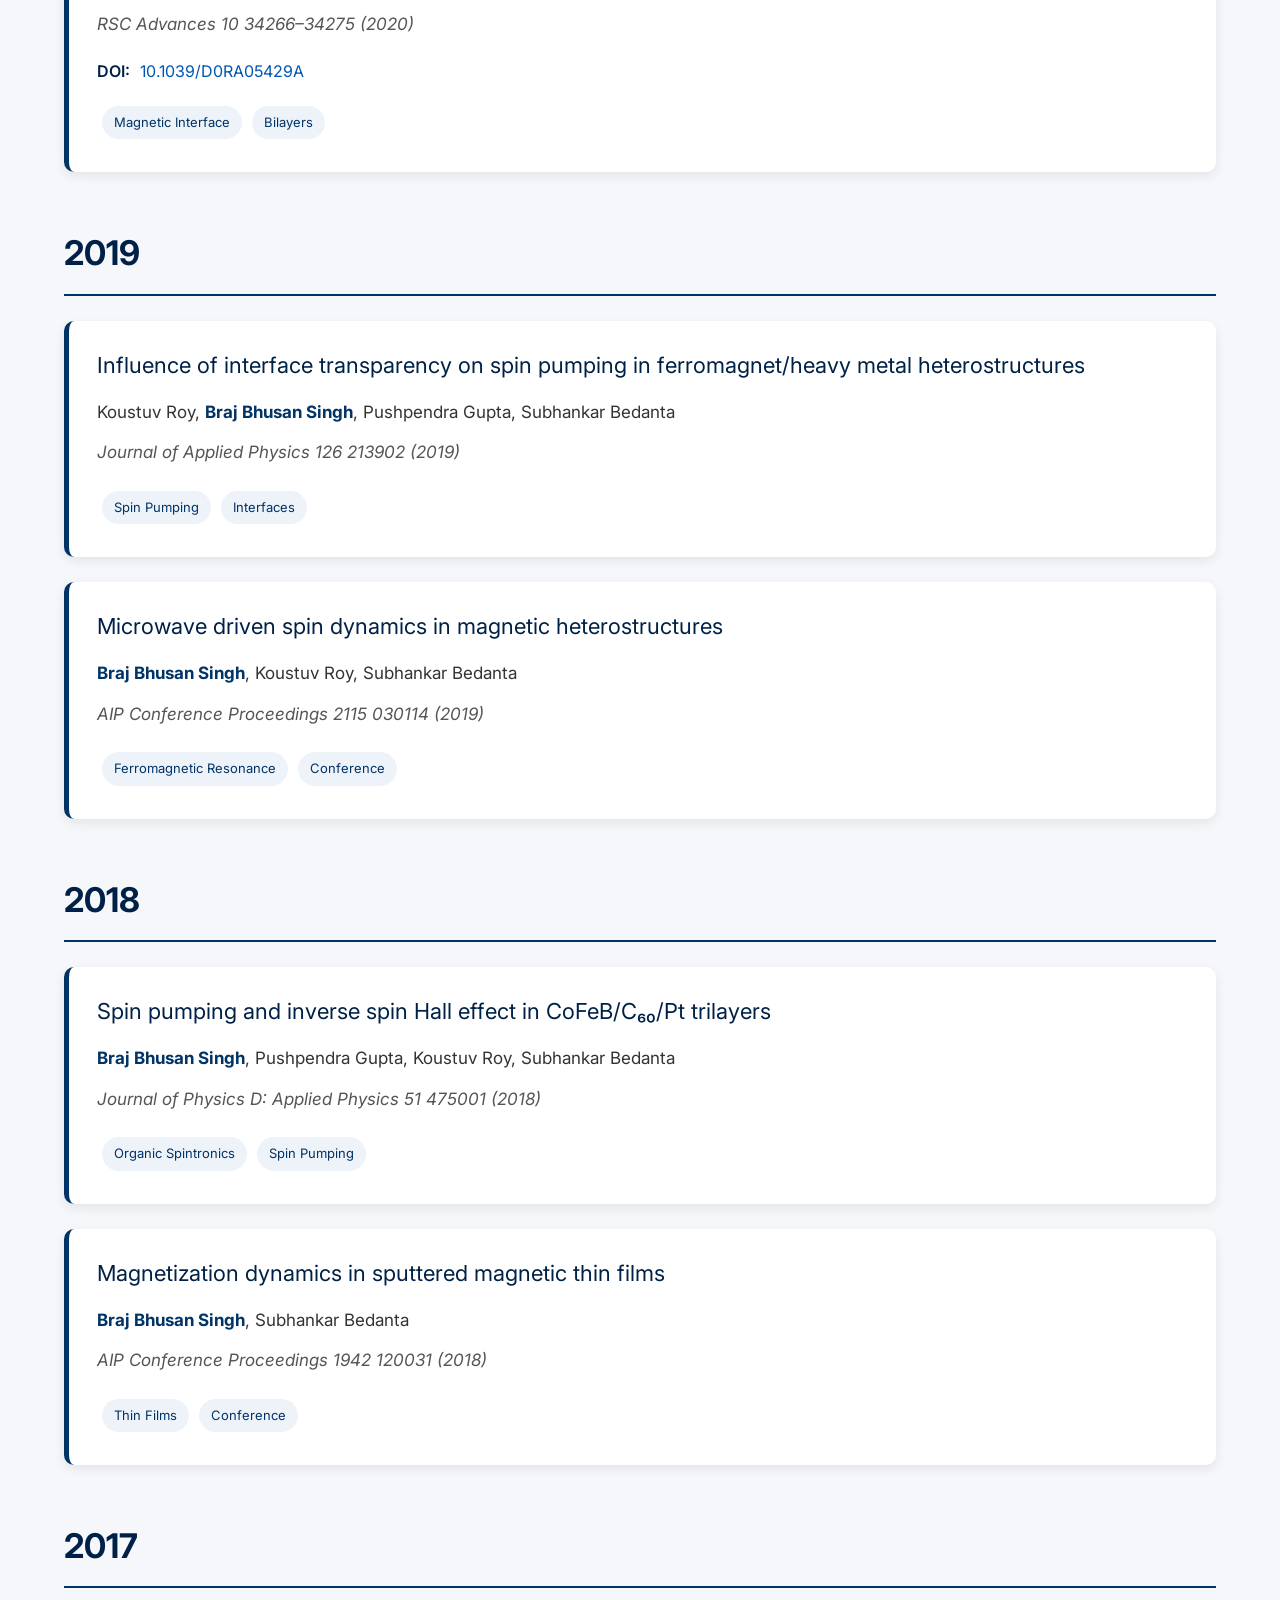
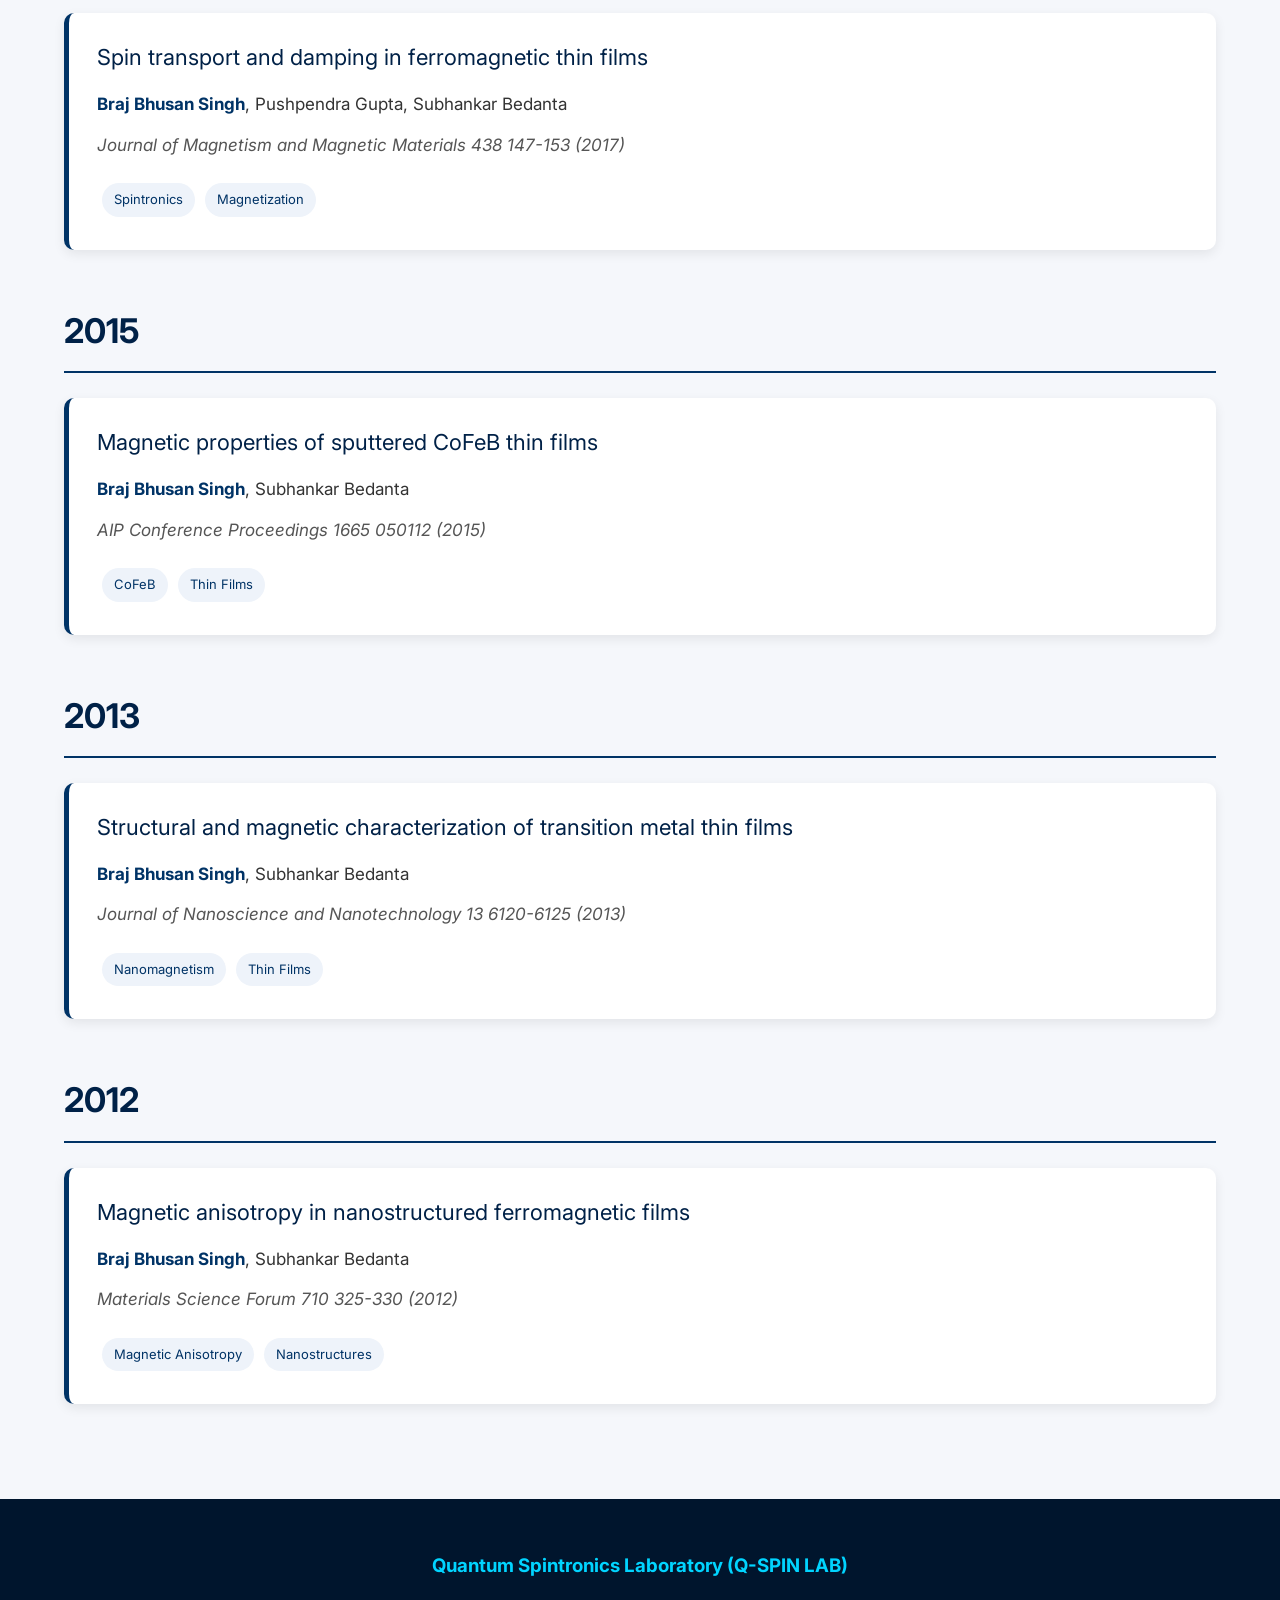
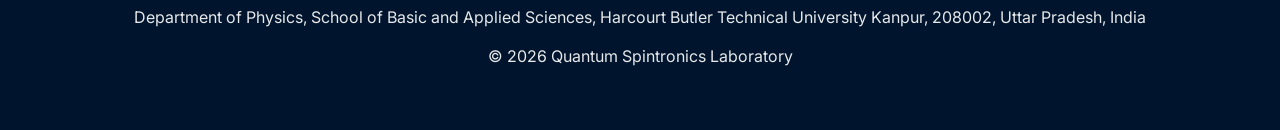
<file: publications.html>
<!DOCTYPE html>
<html lang="en">

<head>

<meta charset="UTF-8">
<meta name="viewport" content="width=device-width, initial-scale=1">

<title>Publications | Quantum Spintronics Laboratory</title>

<link rel="stylesheet" href="assets/css/style.css">
<link rel="stylesheet" href="assets/css/publications.css">

<link rel="preconnect" href="https://fonts.googleapis.com">
<link rel="preconnect" href="https://fonts.gstatic.com" crossorigin>

<link href="https://fonts.googleapis.com/css2?family=Inter:wght@300;400;500;600&display=swap" rel="stylesheet">

</head>

<body>

<header>

<div class="container nav-container">

<div class="logo">

<h2>Q-SPIN LAB</h2>

<span>Quantum Spintronics Laboratory</span>

</div>

<nav>

<ul>

<li><a href="index.html">Home</a></li>

<li><a href="about.html">About</a></li>

<li><a href="research.html">Research</a></li>

<li><a href="projects.html">Projects</a></li>

<li><a href="publications.html" class="active">Publications</a></li>

<li><a href="teaching.html">Teaching</a></li>

<li><a href="team.html">Team</a></li>

<li><a href="contact.html">Contact</a></li>

</ul>

</nav>

</div>

</header>

<section class="hero">

<div class="container">

<h1>Publications</h1>

<p>

Research articles, conference papers and invited contributions from
Quantum Spintronics Laboratory (Q-SPIN LAB)

</p>

</div>

</section>

<section class="publication-stats">

<div class="stat-card">

<h2>35+</h2>

<p>Journal Articles</p>

</div>

<div class="stat-card">

<h2>40+</h2>

<p>Conference Papers</p>

</div>

<div class="stat-card">

<h2>2005–2024</h2>

<p>Research Timeline</p>

</div>

<div class="stat-card">

<h2>Spintronics</h2>

<p>Quantum Materials</p>

</div>

</section>

<section class="search-section">

<input

type="text"

id="searchBox"

placeholder="Search by title, author or journal..."

onkeyup="searchPublications()"

>

</section>

<section class="year-filter">

<button onclick="filterYear('All')">All</button>

<button onclick="filterYear('2024')">2024</button>

<button onclick="filterYear('2023')">2023</button>

<button onclick="filterYear('2022')">2022</button>

<button onclick="filterYear('2021')">2021</button>

<button onclick="filterYear('2020')">2020</button>

<button onclick="filterYear('2019')">2019</button>

<button onclick="filterYear('2018')">2018</button>

<button onclick="filterYear('2017')">2017</button>

<button onclick="filterYear('2015')">2015</button>

<button onclick="filterYear('2013')">2013</button>

<button onclick="filterYear('2012')">2012</button>

</section>

<section class="container">

<div id="publicationContainer">

</div>

</section>

<footer>

<div class="container">

<h3>

Quantum Spintronics Laboratory (Q-SPIN LAB)

</h3>

<p>

Department of Physics, School of Basic and Applied Sciences,

Harcourt Butler Technical University

Kanpur, 208002, Uttar Pradesh, India

</p>

<p>

© 2026 Quantum Spintronics Laboratory

</p>

</div>

</footer>

<script src="assets/js/publications.js"></script>

</body>

</html>
</file>
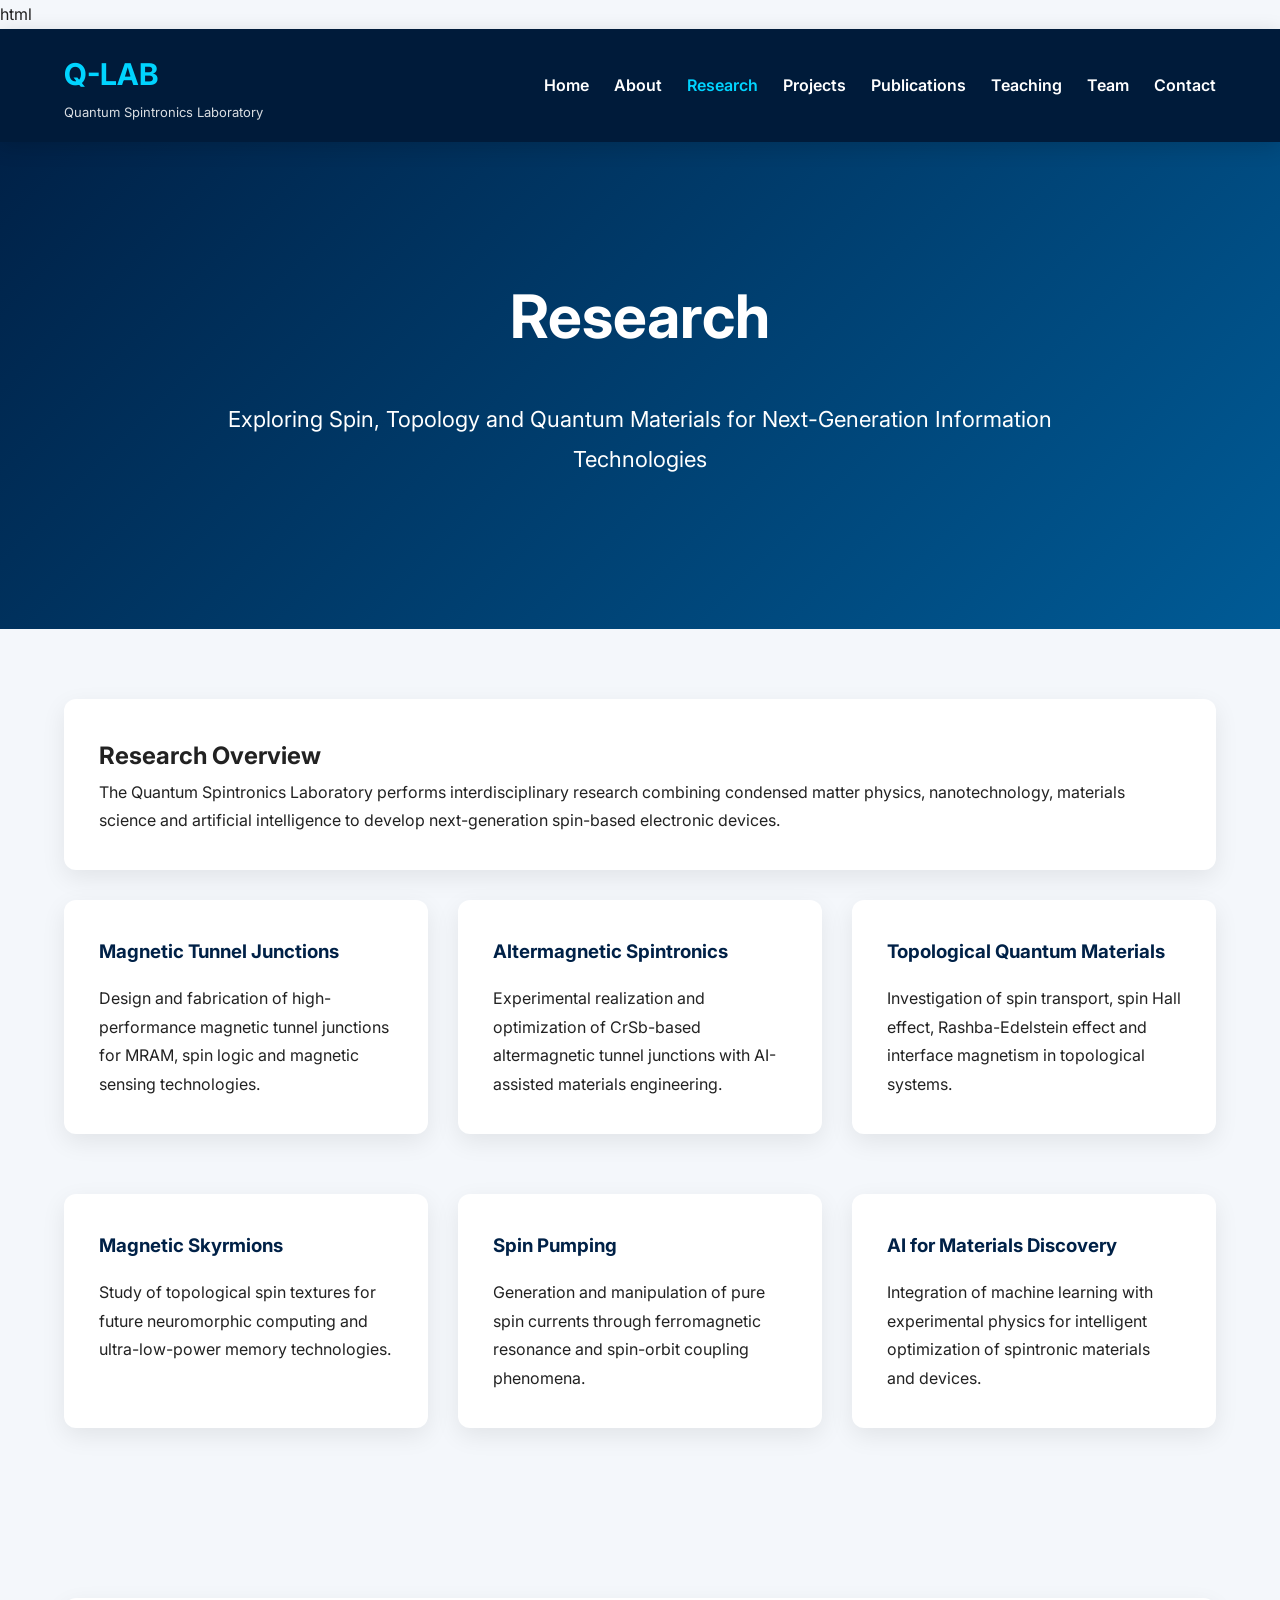
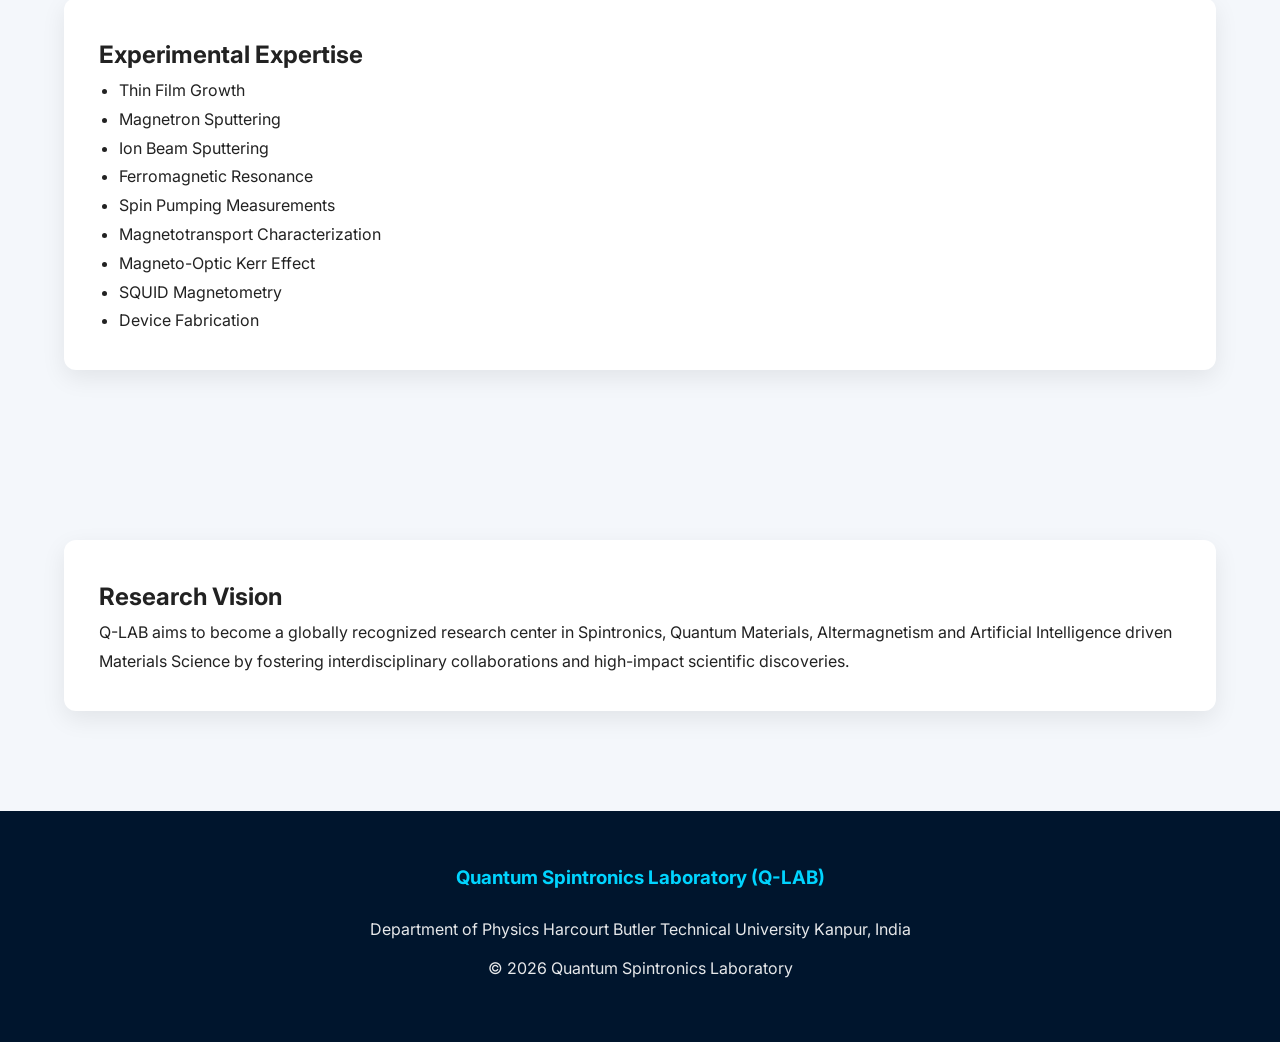
<file: research.htm>
html
<!DOCTYPE html>
<html lang="en">

<head>

<meta charset="UTF-8">

<meta name="viewport" content="width=device-width, initial-scale=1.0">

<title>Research | Quantum Spintronics Laboratory</title>

<link rel="stylesheet" href="assets/css/style.css">

<link rel="preconnect" href="https://fonts.googleapis.com">

<link rel="preconnect" href="https://fonts.gstatic.com" crossorigin>

<link href="https://fonts.googleapis.com/css2?family=Inter:wght@300;400;500;600;700&display=swap" rel="stylesheet">

</head>

<body>

<header>

<div class="container nav-container">

<div class="logo">

<h2>Q-LAB</h2>

<span>Quantum Spintronics Laboratory</span>

</div>

<nav>

<ul>

<li><a href="index.html">Home</a></li>

<li><a href="about.html">About</a></li>

<li><a href="research.html" class="active">Research</a></li>

<li><a href="projects.html">Projects</a></li>

<li><a href="publications.html">Publications</a></li>

<li><a href="teaching.html">Teaching</a></li>

<li><a href="team.html">Team</a></li>

<li><a href="contact.html">Contact</a></li>

</ul>

</nav>

</div>

</header>

<section class="hero">

<div class="container">

<h1>Research</h1>

<p>

Exploring Spin, Topology and Quantum Materials for Next-Generation Information Technologies

</p>

</div>

</section>

<section class="container">

<div class="card">

<h2>Research Overview</h2>

<p>

The Quantum Spintronics Laboratory performs interdisciplinary research combining condensed matter physics, nanotechnology, materials science and artificial intelligence to develop next-generation spin-based electronic devices.

</p>

</div>

<div class="grid">

<div class="card">

<h3>Magnetic Tunnel Junctions</h3>

<p>

Design and fabrication of high-performance magnetic tunnel junctions for MRAM, spin logic and magnetic sensing technologies.

</p>

</div>

<div class="card">

<h3>Altermagnetic Spintronics</h3>

<p>

Experimental realization and optimization of CrSb-based altermagnetic tunnel junctions with AI-assisted materials engineering.

</p>

</div>

<div class="card">

<h3>Topological Quantum Materials</h3>

<p>

Investigation of spin transport, spin Hall effect, Rashba-Edelstein effect and interface magnetism in topological systems.

</p>

</div>

<div class="card">

<h3>Magnetic Skyrmions</h3>

<p>

Study of topological spin textures for future neuromorphic computing and ultra-low-power memory technologies.

</p>

</div>

<div class="card">

<h3>Spin Pumping</h3>

<p>

Generation and manipulation of pure spin currents through ferromagnetic resonance and spin-orbit coupling phenomena.

</p>

</div>

<div class="card">

<h3>AI for Materials Discovery</h3>

<p>

Integration of machine learning with experimental physics for intelligent optimization of spintronic materials and devices.

</p>

</div>

</div>

</section>

<section class="container">

<div class="card">

<h2>Experimental Expertise</h2>

<ul>

<li>Thin Film Growth</li>

<li>Magnetron Sputtering</li>

<li>Ion Beam Sputtering</li>

<li>Ferromagnetic Resonance</li>

<li>Spin Pumping Measurements</li>

<li>Magnetotransport Characterization</li>

<li>Magneto-Optic Kerr Effect</li>

<li>SQUID Magnetometry</li>

<li>Device Fabrication</li>

</ul>

</div>

</section>

<section class="container">

<div class="card">

<h2>Research Vision</h2>

<p>

Q-LAB aims to become a globally recognized research center in Spintronics, Quantum Materials, Altermagnetism and Artificial Intelligence driven Materials Science by fostering interdisciplinary collaborations and high-impact scientific discoveries.

</p>

</div>

</section>

<footer>

<div class="container">

<h3>Quantum Spintronics Laboratory (Q-LAB)</h3>

<p>

Department of Physics

Harcourt Butler Technical University

Kanpur, India

</p>

<p>

© 2026 Quantum Spintronics Laboratory

</p>

</div>

</footer>

<script src="assets/js/main.js"></script>

</body>

</html>
</file>
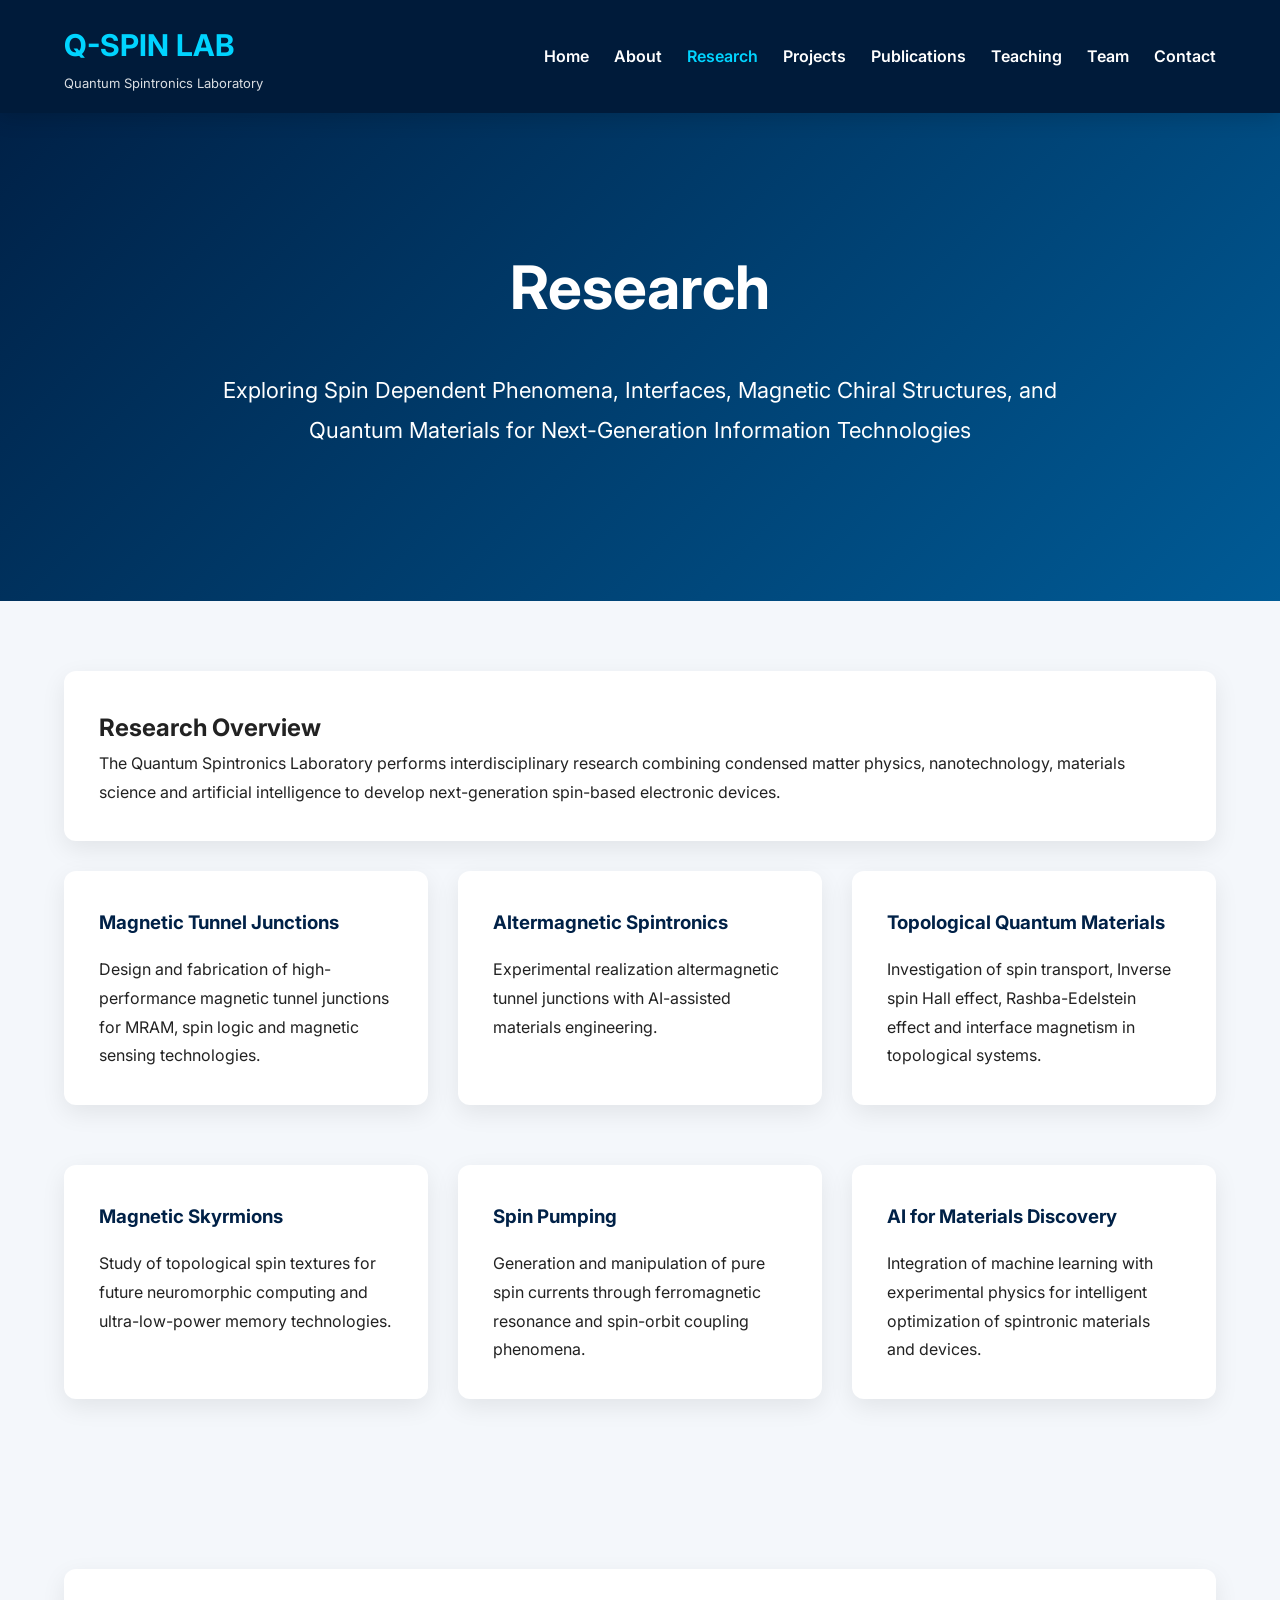
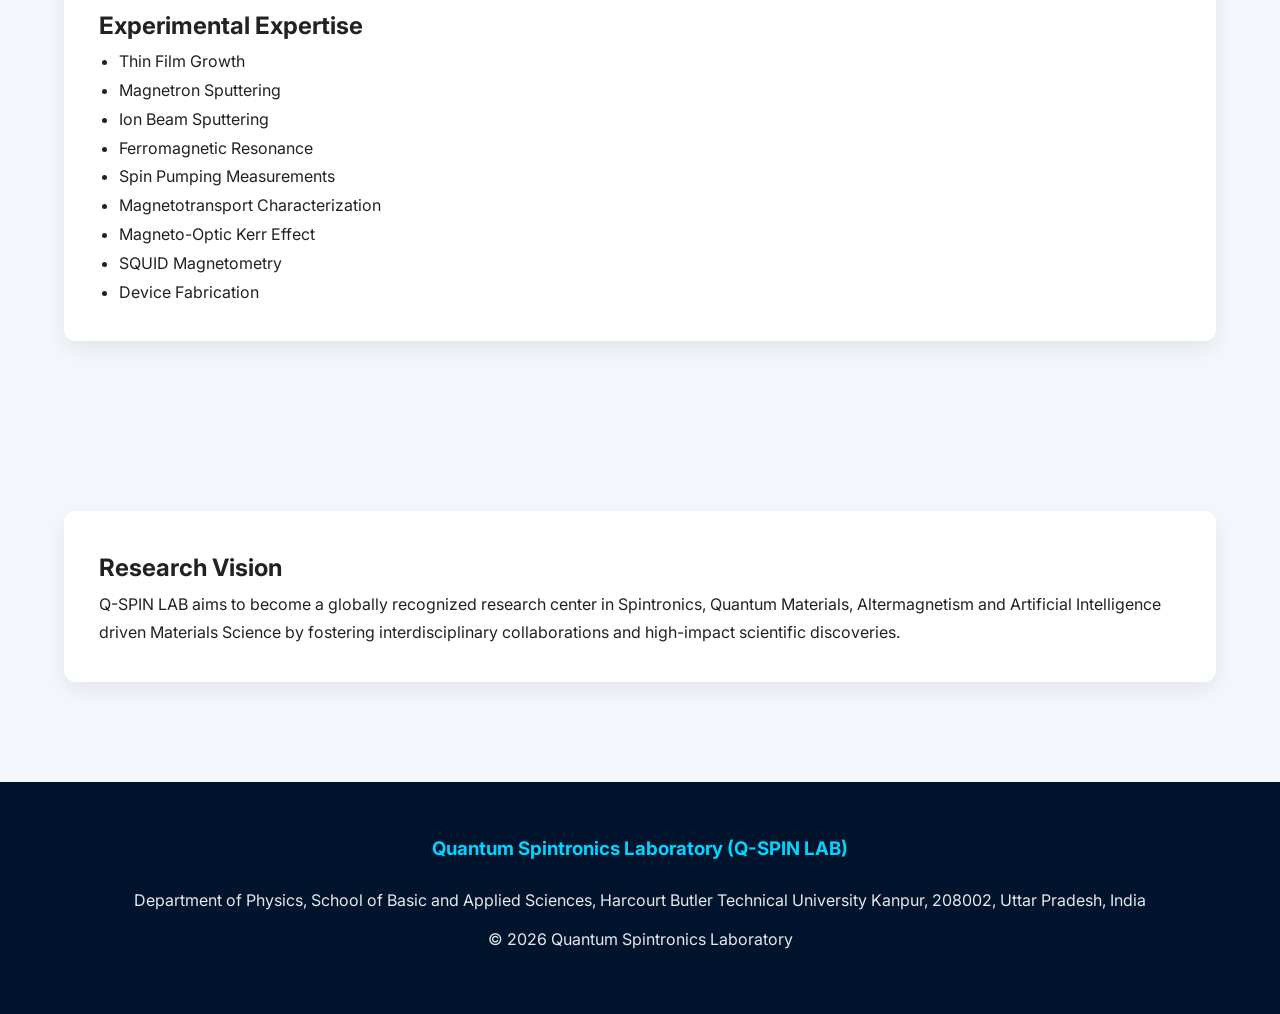
<file: research.html>
<!DOCTYPE html>
<html lang="en">

<head>

<meta charset="UTF-8">

<meta name="viewport" content="width=device-width, initial-scale=1.0">

<title>Research | Quantum Spintronics Laboratory</title>

<link rel="stylesheet" href="assets/css/style.css">

<link rel="preconnect" href="https://fonts.googleapis.com">

<link rel="preconnect" href="https://fonts.gstatic.com" crossorigin>

<link href="https://fonts.googleapis.com/css2?family=Inter:wght@300;400;500;600;700&display=swap" rel="stylesheet">

</head>

<body>

<header>

<div class="container nav-container">

<div class="logo">

<h2>Q-SPIN LAB</h2>

<span>Quantum Spintronics Laboratory</span>

</div>

<nav>

<ul>

<li><a href="index.html">Home</a></li>

<li><a href="about.html">About</a></li>

<li><a href="research.html" class="active">Research</a></li>

<li><a href="projects.html">Projects</a></li>

<li><a href="publications.html">Publications</a></li>

<li><a href="teaching.html">Teaching</a></li>

<li><a href="team.html">Team</a></li>

<li><a href="contact.html">Contact</a></li>

</ul>

</nav>

</div>

</header>

<section class="hero">

<div class="container">

<h1>Research</h1>

<p>

Exploring Spin Dependent Phenomena, Interfaces, Magnetic Chiral Structures, and Quantum Materials for Next-Generation Information Technologies

</p>

</div>

</section>

<section class="container">

<div class="card">

<h2>Research Overview</h2>

<p>

The Quantum Spintronics Laboratory performs interdisciplinary research combining condensed matter physics, nanotechnology, materials science and artificial intelligence to develop next-generation spin-based electronic devices.

</p>

</div>

<div class="grid">

<div class="card">

<h3>Magnetic Tunnel Junctions</h3>

<p>

Design and fabrication of high-performance magnetic tunnel junctions for MRAM, spin logic and magnetic sensing technologies.

</p>

</div>

<div class="card">

<h3>Altermagnetic Spintronics</h3>

<p>

Experimental realization altermagnetic tunnel junctions with AI-assisted materials engineering.

</p>

</div>

<div class="card">

<h3>Topological Quantum Materials</h3>

<p>

Investigation of spin transport, Inverse spin Hall effect, Rashba-Edelstein effect and interface magnetism in topological systems.

</p>

</div>

<div class="card">

<h3>Magnetic Skyrmions</h3>

<p>

Study of topological spin textures for future neuromorphic computing and ultra-low-power memory technologies.

</p>

</div>

<div class="card">

<h3>Spin Pumping</h3>

<p>

Generation and manipulation of pure spin currents through ferromagnetic resonance and spin-orbit coupling phenomena.

</p>

</div>

<div class="card">

<h3>AI for Materials Discovery</h3>

<p>

Integration of machine learning with experimental physics for intelligent optimization of spintronic materials and devices.

</p>

</div>

</div>

</section>

<section class="container">

<div class="card">

<h2>Experimental Expertise</h2>

<ul>

<li>Thin Film Growth</li>

<li>Magnetron Sputtering</li>

<li>Ion Beam Sputtering</li>

<li>Ferromagnetic Resonance</li>

<li>Spin Pumping Measurements</li>

<li>Magnetotransport Characterization</li>

<li>Magneto-Optic Kerr Effect</li>

<li>SQUID Magnetometry</li>

<li>Device Fabrication</li>

</ul>

</div>

</section>

<section class="container">

<div class="card">

<h2>Research Vision</h2>

<p>

Q-SPIN LAB aims to become a globally recognized research center in Spintronics, Quantum Materials, Altermagnetism and Artificial Intelligence driven Materials Science by fostering interdisciplinary collaborations and high-impact scientific discoveries.

</p>

</div>

</section>

<footer>

<div class="container">

<h3>Quantum Spintronics Laboratory (Q-SPIN LAB)</h3>

<p>

Department of Physics, School of Basic and Applied Sciences,

Harcourt Butler Technical University

Kanpur, 208002, Uttar Pradesh, India

</p>

<p>

© 2026 Quantum Spintronics Laboratory

</p>

</div>

</footer>

<script src="assets/js/main.js"></script>

</body>

</html>
</file>
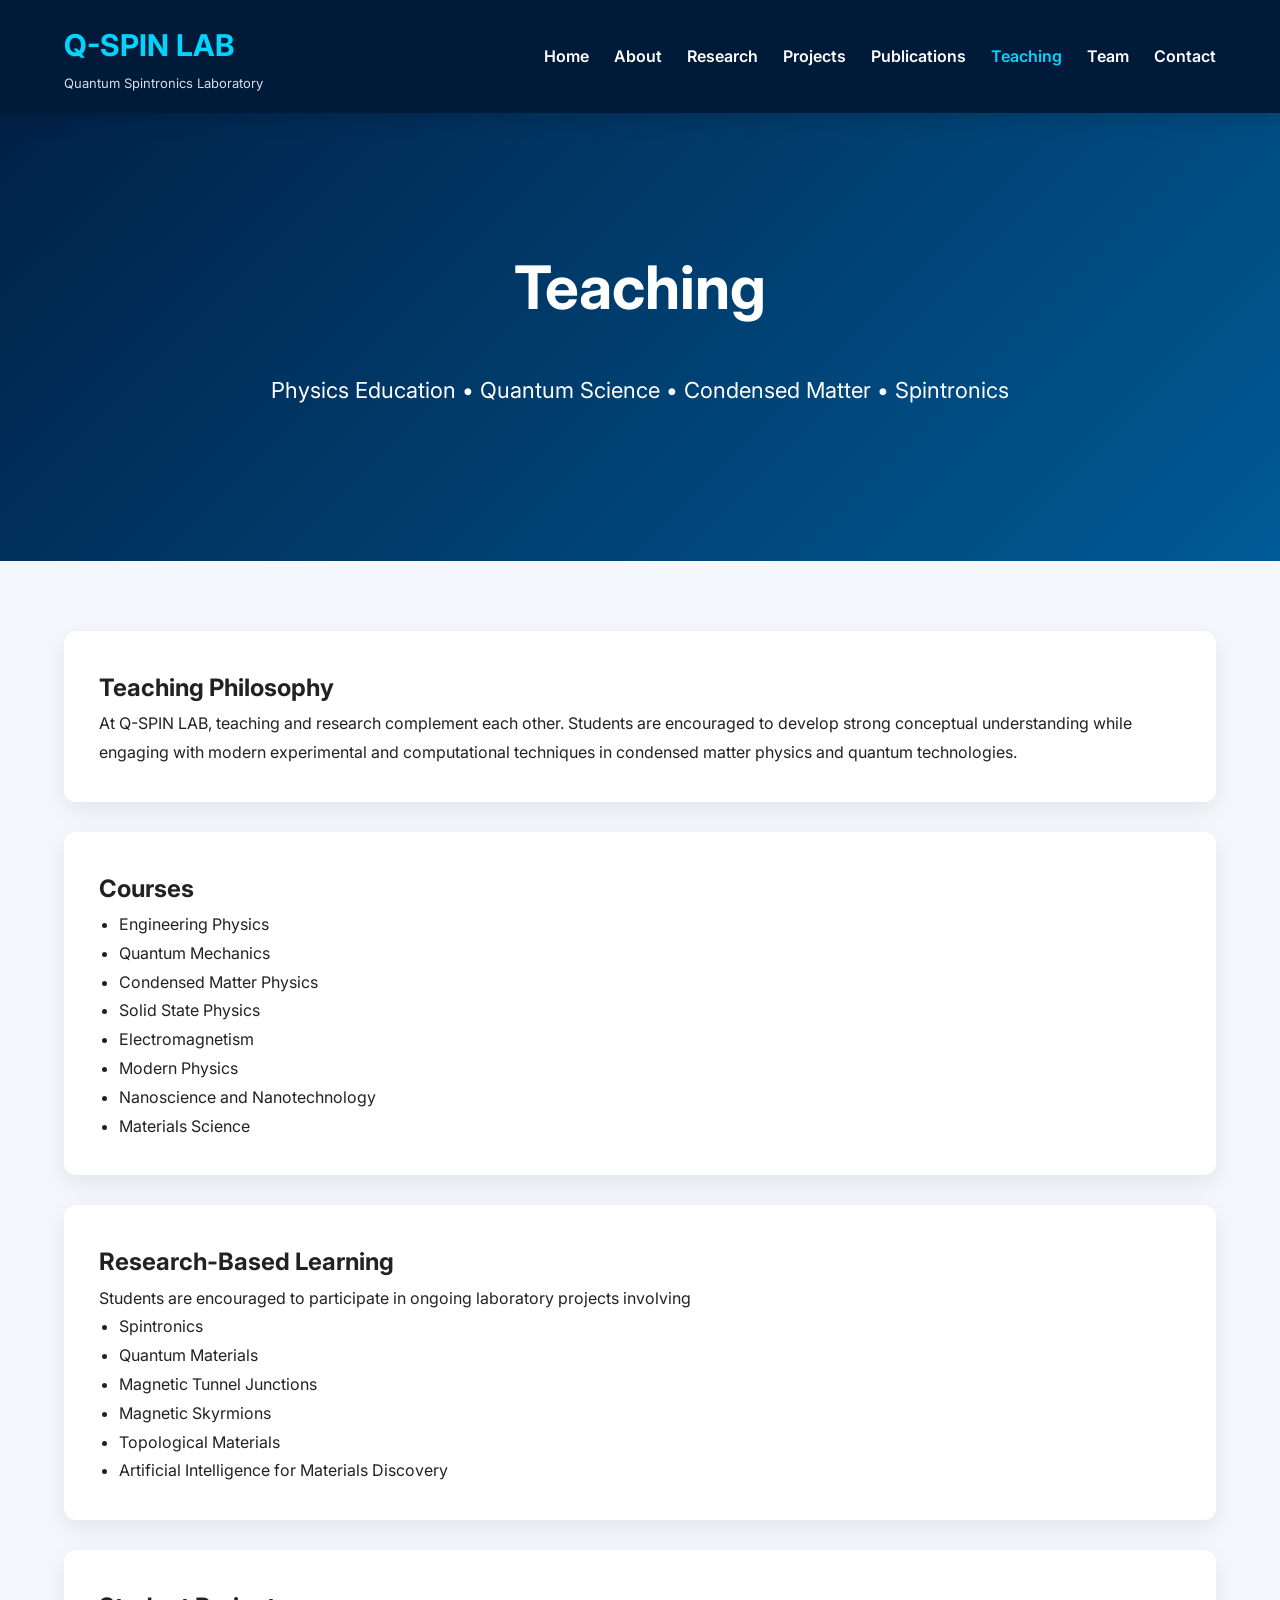
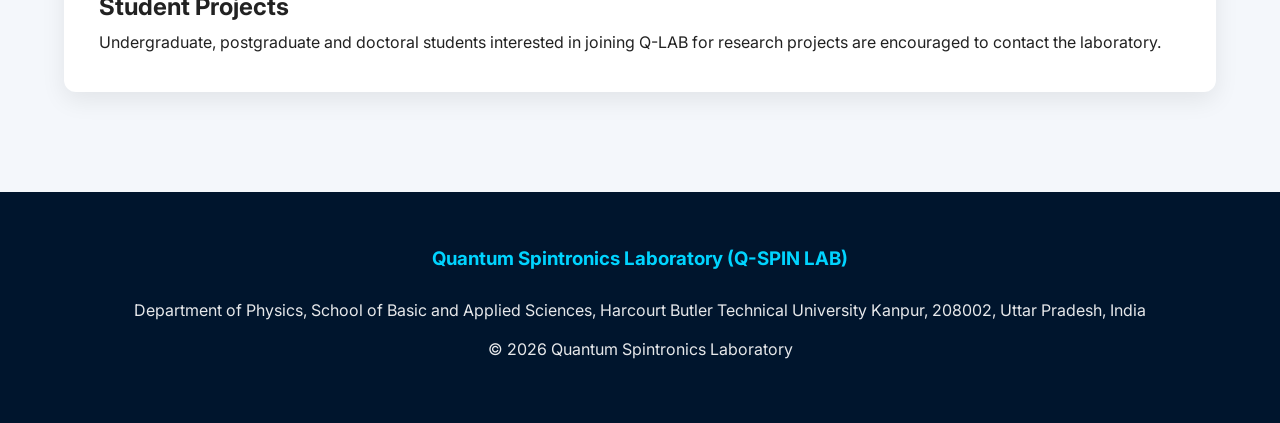
<file: teaching.html>
<!DOCTYPE html>
<html lang="en">

<head>

<meta charset="UTF-8">
<meta name="viewport" content="width=device-width, initial-scale=1.0">

<title>Teaching | Quantum Spintronics Laboratory</title>

<link rel="stylesheet" href="assets/css/style.css">

<link rel="preconnect" href="https://fonts.googleapis.com">
<link rel="preconnect" href="https://fonts.gstatic.com" crossorigin>

<link href="https://fonts.googleapis.com/css2?family=Inter:wght@300;400;600;700&display=swap" rel="stylesheet">

</head>

<body>

<header>

<div class="container nav-container">

<div class="logo">

<h2>Q-SPIN LAB</h2>

<span>Quantum Spintronics Laboratory</span>

</div>

<nav>

<ul>

<li><a href="index.html">Home</a></li>
<li><a href="about.html">About</a></li>
<li><a href="research.html">Research</a></li>
<li><a href="projects.html">Projects</a></li>
<li><a href="publications.html">Publications</a></li>
<li><a href="teaching.html" class="active">Teaching</a></li>
<li><a href="team.html">Team</a></li>
<li><a href="contact.html">Contact</a></li>

</ul>

</nav>

</div>

</header>

<section class="hero">

<div class="container">

<h1>Teaching</h1>

<p>

Physics Education • Quantum Science • Condensed Matter • Spintronics

</p>

</div>

</section>

<section class="container">

<div class="card">

<h2>Teaching Philosophy</h2>

<p>

At Q-SPIN LAB, teaching and research complement each other. Students are encouraged to develop strong conceptual understanding while engaging with modern experimental and computational techniques in condensed matter physics and quantum technologies.

</p>

</div>

<div class="card">

<h2>Courses</h2>

<ul>

<li>Engineering Physics</li>

<li>Quantum Mechanics</li>

<li>Condensed Matter Physics</li>

<li>Solid State Physics</li>

<li>Electromagnetism</li>

<li>Modern Physics</li>

<li>Nanoscience and Nanotechnology</li>

<li>Materials Science</li>

</ul>

</div>

<div class="card">

<h2>Research-Based Learning</h2>

<p>

Students are encouraged to participate in ongoing laboratory projects involving

</p>

<ul>

<li>Spintronics</li>

<li>Quantum Materials</li>

<li>Magnetic Tunnel Junctions</li>

<li>Magnetic Skyrmions</li>

<li>Topological Materials</li>

<li>Artificial Intelligence for Materials Discovery</li>

</ul>

</div>

<div class="card">

<h2>Student Projects</h2>

<p>

Undergraduate, postgraduate and doctoral students interested in joining Q-LAB for research projects are encouraged to contact the laboratory.

</p>

</div>

</section>

<footer>

<div class="container">

<h3>Quantum Spintronics Laboratory (Q-SPIN LAB)</h3>

<p>

Department of Physics, School of Basic and Applied Sciences,

Harcourt Butler Technical University

Kanpur, 208002, Uttar Pradesh, India

</p>

<p>

© 2026 Quantum Spintronics Laboratory

</p>

</div>

</footer>

<script src="assets/js/main.js"></script>

</body>

</html>
</file>
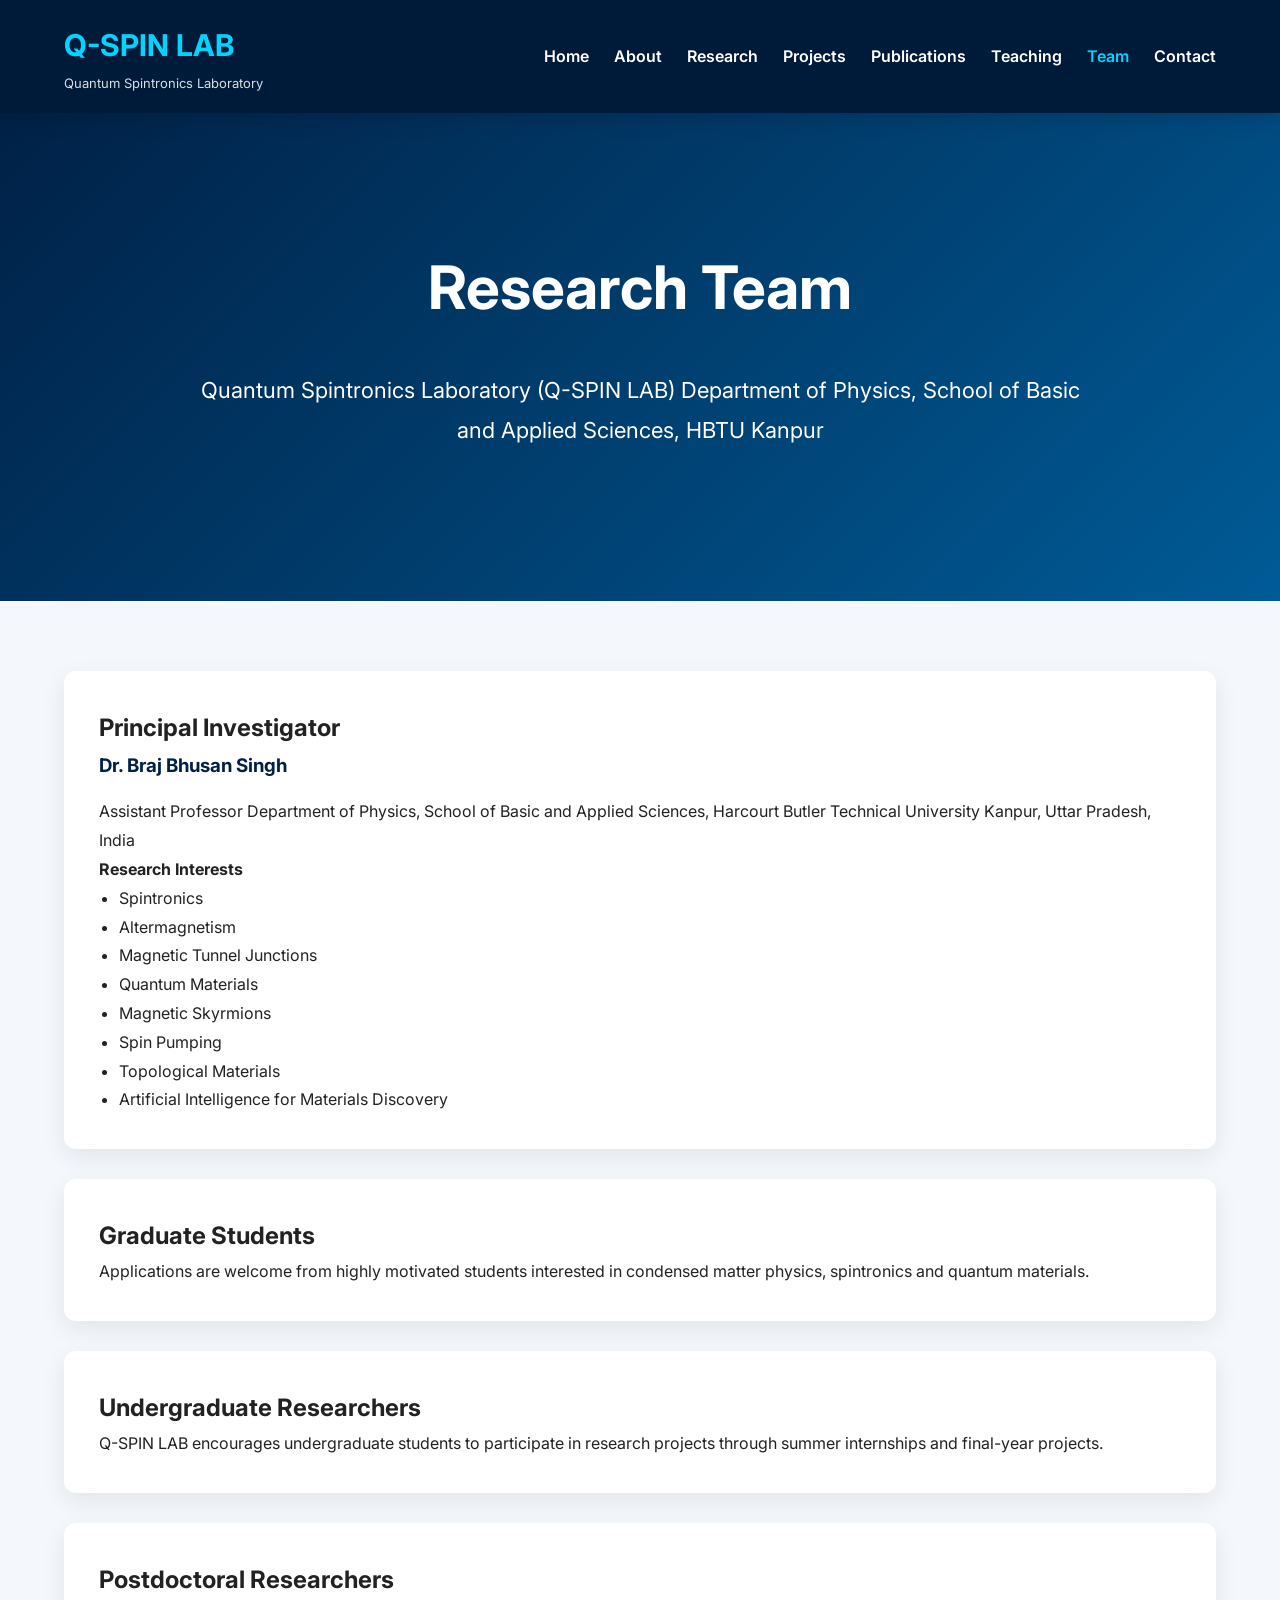
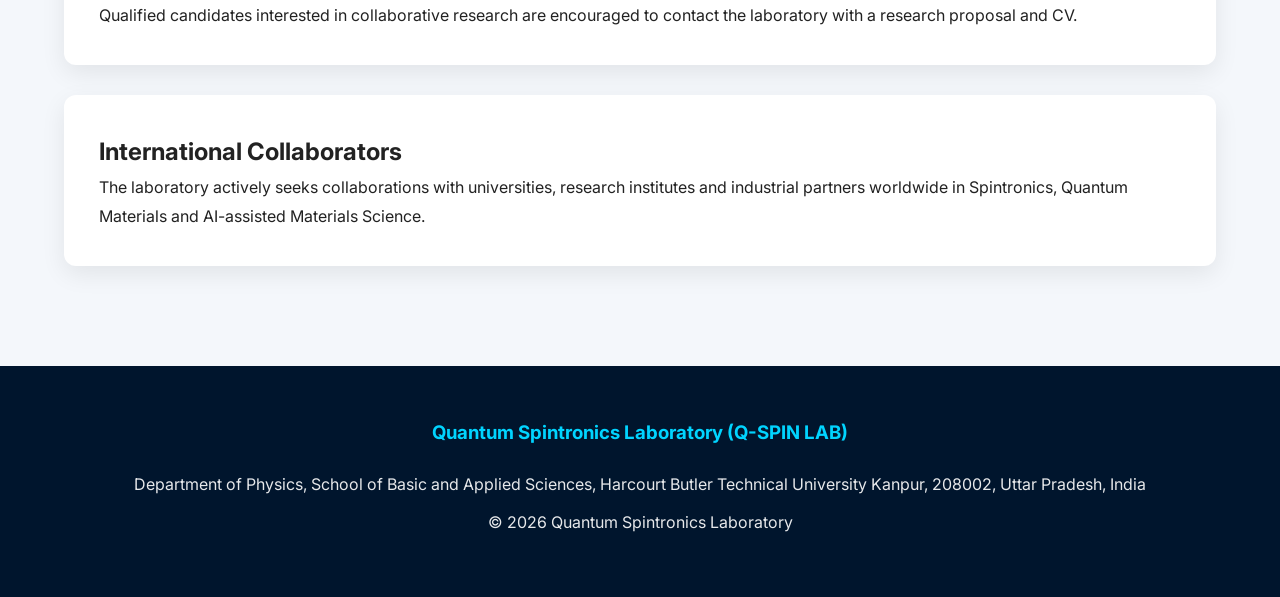
<file: team.html>
<!DOCTYPE html>
<html lang="en">

<head>

<meta charset="UTF-8">
<meta name="viewport" content="width=device-width, initial-scale=1.0">

<title>Team | Quantum Spintronics Laboratory</title>

<link rel="stylesheet" href="assets/css/style.css">

<link rel="preconnect" href="https://fonts.googleapis.com">
<link rel="preconnect" href="https://fonts.gstatic.com" crossorigin>

<link href="https://fonts.googleapis.com/css2?family=Inter:wght@300;400;600;700&display=swap" rel="stylesheet">

</head>

<body>

<header>

<div class="container nav-container">

<div class="logo">

<h2>Q-SPIN LAB</h2>

<span>Quantum Spintronics Laboratory</span>

</div>

<nav>

<ul>

<li><a href="index.html">Home</a></li>
<li><a href="about.html">About</a></li>
<li><a href="research.html">Research</a></li>
<li><a href="projects.html">Projects</a></li>
<li><a href="publications.html">Publications</a></li>
<li><a href="teaching.html">Teaching</a></li>
<li><a href="team.html" class="active">Team</a></li>
<li><a href="contact.html">Contact</a></li>

</ul>

</nav>

</div>

</header>

<section class="hero">

<div class="container">

<h1>Research Team</h1>

<p>

Quantum Spintronics Laboratory (Q-SPIN LAB)

Department of Physics, School of Basic and Applied Sciences,

HBTU Kanpur

</p>

</div>

</section>

<section class="container">

<div class="card">

<h2>Principal Investigator</h2>

<h3>Dr. Braj Bhusan Singh</h3>

<p>

Assistant Professor

Department of Physics, School of Basic and Applied Sciences,

Harcourt Butler Technical University

Kanpur, Uttar Pradesh, India

</p>

<p>

<b>Research Interests</b>

</p>

<ul>

<li>Spintronics</li>

<li>Altermagnetism</li>

<li>Magnetic Tunnel Junctions</li>

<li>Quantum Materials</li>

<li>Magnetic Skyrmions</li>

<li>Spin Pumping</li>

<li>Topological Materials</li>

<li>Artificial Intelligence for Materials Discovery</li>

</ul>

</div>

<div class="card">

<h2>Graduate Students</h2>

<p>

Applications are welcome from highly motivated students interested in condensed matter physics, spintronics and quantum materials.

</p>

</div>

<div class="card">

<h2>Undergraduate Researchers</h2>

<p>
Q-SPIN LAB encourages undergraduate students to participate in research projects through summer internships and final-year projects.

</p>

</div>

<div class="card">

<h2>Postdoctoral Researchers</h2>

<p>

Qualified candidates interested in collaborative research are encouraged to contact the laboratory with a research proposal and CV.

</p>

</div>

<div class="card">

<h2>International Collaborators</h2>

<p>

The laboratory actively seeks collaborations with universities, research institutes and industrial partners worldwide in Spintronics, Quantum Materials and AI-assisted Materials Science.

</p>

</div>

</section>

<footer>

<div class="container">

<h3>

Quantum Spintronics Laboratory (Q-SPIN LAB)

</h3>

<p>

Department of Physics, School of Basic and Applied Sciences,

Harcourt Butler Technical University

Kanpur, 208002, Uttar Pradesh, India

</p>

<p>

© 2026 Quantum Spintronics Laboratory

</p>

</div>

</footer>

<script src="assets/js/main.js"></script>

</body>

</html>
</file>
<file: assets/css/style.css>
/* =======================================
   Quantum Spintronics Laboratory (Q-SPIN LAB)
   Main Stylesheet
======================================= */

*{
    margin:0;
    padding:0;
    box-sizing:border-box;
}

html{
    scroll-behavior:smooth;
}

body{

    font-family:'Inter',sans-serif;

    background:#f4f7fb;

    color:#222;

    line-height:1.8;

}

/* Container */

.container{

    width:90%;

    max-width:1200px;

    margin:auto;

}

/* Header */

header{

    background:#001b3a;

    color:white;

    position:sticky;

    top:0;

    z-index:999;

    box-shadow:0 5px 20px rgba(0,0,0,.15);

}

.nav-container{

    display:flex;

    justify-content:space-between;

    align-items:center;

    padding:18px 0;

}

.logo{

    display:flex;

    flex-direction:column;

}

.logo h2{

    font-size:30px;

    color:#00d4ff;

}

.logo span{

    font-size:13px;

    opacity:.85;

}

/* Navigation */

nav ul{

    display:flex;

    list-style:none;

    gap:25px;

}

nav a{

    color:white;

    text-decoration:none;

    font-weight:600;

    transition:.3s;

}

nav a:hover{

    color:#00d4ff;

}

nav a.active{

    color:#00d4ff;

}

/* Hero */

.hero{

    background:linear-gradient(135deg,#002147,#005b96);

    color:white;

    text-align:center;

    padding:120px 20px;

}

.hero h1{

    font-size:60px;

    margin-bottom:20px;

}

.hero h3{

    font-weight:400;

    margin-bottom:10px;

}

.hero p{

    max-width:900px;

    margin:30px auto;

    font-size:22px;

}

/* Button */

.button{

    display:inline-block;

    margin-top:20px;

    padding:14px 32px;

    background:#00d4ff;

    color:#001b3a;

    text-decoration:none;

    font-weight:700;

    border-radius:40px;

    transition:.3s;

}

.button:hover{

    transform:translateY(-3px);

    background:white;

}

/* Sections */

section{

    padding:70px 0;

}

.section-title{

    font-size:38px;

    margin-bottom:35px;

    color:#002147;

}

/* Cards */

.card{

    background:white;

    padding:35px;

    border-radius:12px;

    box-shadow:0 8px 25px rgba(0,0,0,.08);

    margin-bottom:30px;

    transition:.3s;

}

.card:hover{

    transform:translateY(-5px);

}

.card h3{

    color:#002147;

    margin-bottom:15px;

}

/* Grid */

.grid{

    display:grid;

    grid-template-columns:repeat(auto-fit,minmax(280px,1fr));

    gap:30px;

}

/* Stats */

.stats{

    background:#002147;

    color:white;

}

.stats-grid{

    display:grid;

    grid-template-columns:repeat(auto-fit,minmax(200px,1fr));

    gap:20px;

    text-align:center;

}

.stats h2{

    font-size:54px;

    color:#00d4ff;

}

.stats p{

    margin-top:10px;

    font-size:18px;

}

/* Footer */

footer{

    background:#00152d;

    color:white;

    text-align:center;

    padding:50px 20px;

}

footer h3{

    margin-bottom:20px;

    color:#00d4ff;

}

footer p{

    opacity:.9;

    margin:10px 0;

}

/* Tables */

table{

    width:100%;

    border-collapse:collapse;

}

th,td{

    border:1px solid #ddd;

    padding:12px;

}

th{

    background:#002147;

    color:white;

}

/* Lists */

ul{

    padding-left:20px;

}

/* Responsive */

@media(max-width:900px){

.hero h1{

font-size:42px;

}

.hero p{

font-size:18px;

}

.nav-container{

flex-direction:column;

gap:20px;

}

nav ul{

flex-wrap:wrap;

justify-content:center;

gap:15px;

}

.section-title{

font-size:30px;

}

}

/* Smooth Animation */

.card{

animation:fadeIn .8s ease;

}

@keyframes fadeIn{

from{

opacity:0;

transform:translateY(20px);

}

to{

opacity:1;

transform:translateY(0);

}

}
</file>
<file: assets/css/publications.css>
/* ==========================================
   Q-SPIN LAB Publications
========================================== */

body{
    background:#f5f7fb;
}

/* Statistics */

.publication-stats{

    max-width:1200px;

    margin:50px auto;

    display:grid;

    grid-template-columns:repeat(auto-fit,minmax(220px,1fr));

    gap:20px;

}

.stat-card{

    background:white;

    padding:30px;

    border-radius:12px;

    text-align:center;

    box-shadow:0 5px 15px rgba(0,0,0,.08);

    transition:.3s;

}

.stat-card:hover{

    transform:translateY(-5px);

}

.stat-card h2{

    color:#003366;

    font-size:42px;

    margin-bottom:10px;

    font-weight:600;

}

.stat-card p{

    color:#555;

    font-size:16px;

}

/* Search */

.search-section{

    max-width:1000px;

    margin:30px auto;

}

#searchBox{

    width:100%;

    padding:16px;

    font-size:18px;

    border-radius:8px;

    border:1px solid #ccc;

    outline:none;

}

#searchBox:focus{

    border-color:#003366;

}

/* Year Buttons */

.year-filter{

    max-width:1100px;

    margin:20px auto 40px auto;

    display:flex;

    flex-wrap:wrap;

    gap:10px;

    justify-content:center;

}

.year-filter button{

    background:white;

    border:1px solid #003366;

    color:#003366;

    padding:10px 18px;

    border-radius:25px;

    cursor:pointer;

    transition:.3s;

}

.year-filter button:hover{

    background:#003366;

    color:white;

}

/* Publication Cards */

.publication-card{

    background:white;

    padding:28px;

    margin:25px 0;

    border-left:5px solid #003366;

    border-radius:10px;

    box-shadow:0 4px 12px rgba(0,0,0,.08);

    transition:.3s;

}

.publication-card:hover{

    transform:translateY(-3px);

}

/* Title */

.pub-title{

    font-size:22px;

    color:#002147;

    font-weight:400;

    line-height:1.5;

    margin-bottom:15px;

}

/* Authors */

.pub-authors{

    font-size:17px;

    color:#333;

    line-height:1.8;

    margin-bottom:10px;

}

.pub-authors strong{

    color:#003366;

    font-weight:700;

}

/* Journal */

.pub-journal{

    font-size:17px;

    font-style:italic;

    color:#555;

    margin-bottom:18px;

}

/* DOI Button */

/* DOI */

.pub-doi{

    margin-top:18px;

    margin-bottom:15px;

    font-size:16px;

    color:#333;

}

.doi-label{

    font-weight:600;

    color:#002147;

    margin-right:6px;

}

.doi-link{

    color:#0056b3;

    text-decoration:none;

    word-break:break-word;

    transition:0.3s;

}

.doi-link:hover{

    color:#002147;

    text-decoration:underline;

}
/* Tags */

.pub-tags{

    margin-top:15px;

}

.pub-tags span{

    display:inline-block;

    background:#eef3fa;

    color:#003366;

    padding:5px 12px;

    border-radius:20px;

    margin:5px;

    font-size:13px;

}

/* Year Heading */

.year-heading{

    font-size:34px;

    color:#002147;

    margin-top:50px;

    margin-bottom:20px;

    border-bottom:2px solid #003366;

    padding-bottom:10px;

}

/* Mobile */

@media(max-width:768px){

.pub-title{

font-size:18px;

}

.pub-authors{

font-size:15px;

}

.pub-journal{

font-size:15px;

}

.stat-card h2{

font-size:30px;

}

}
</file>
